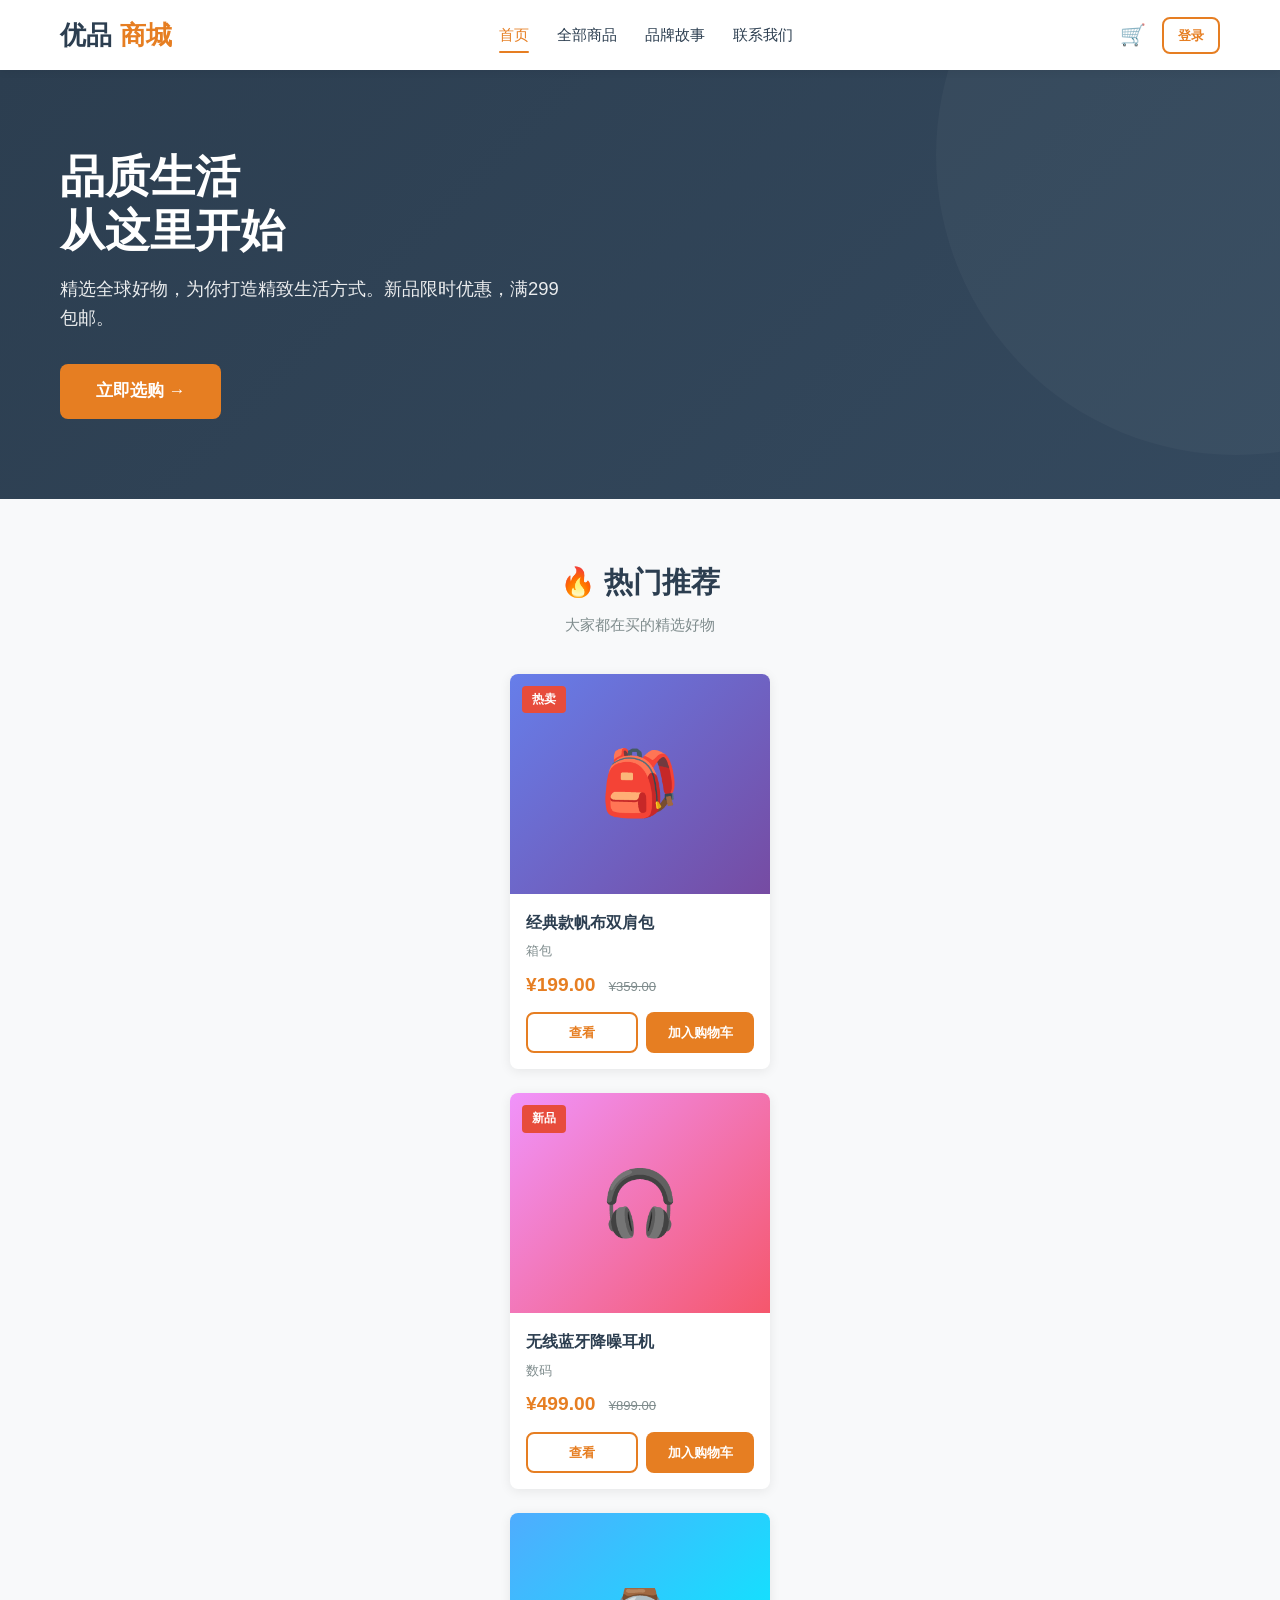
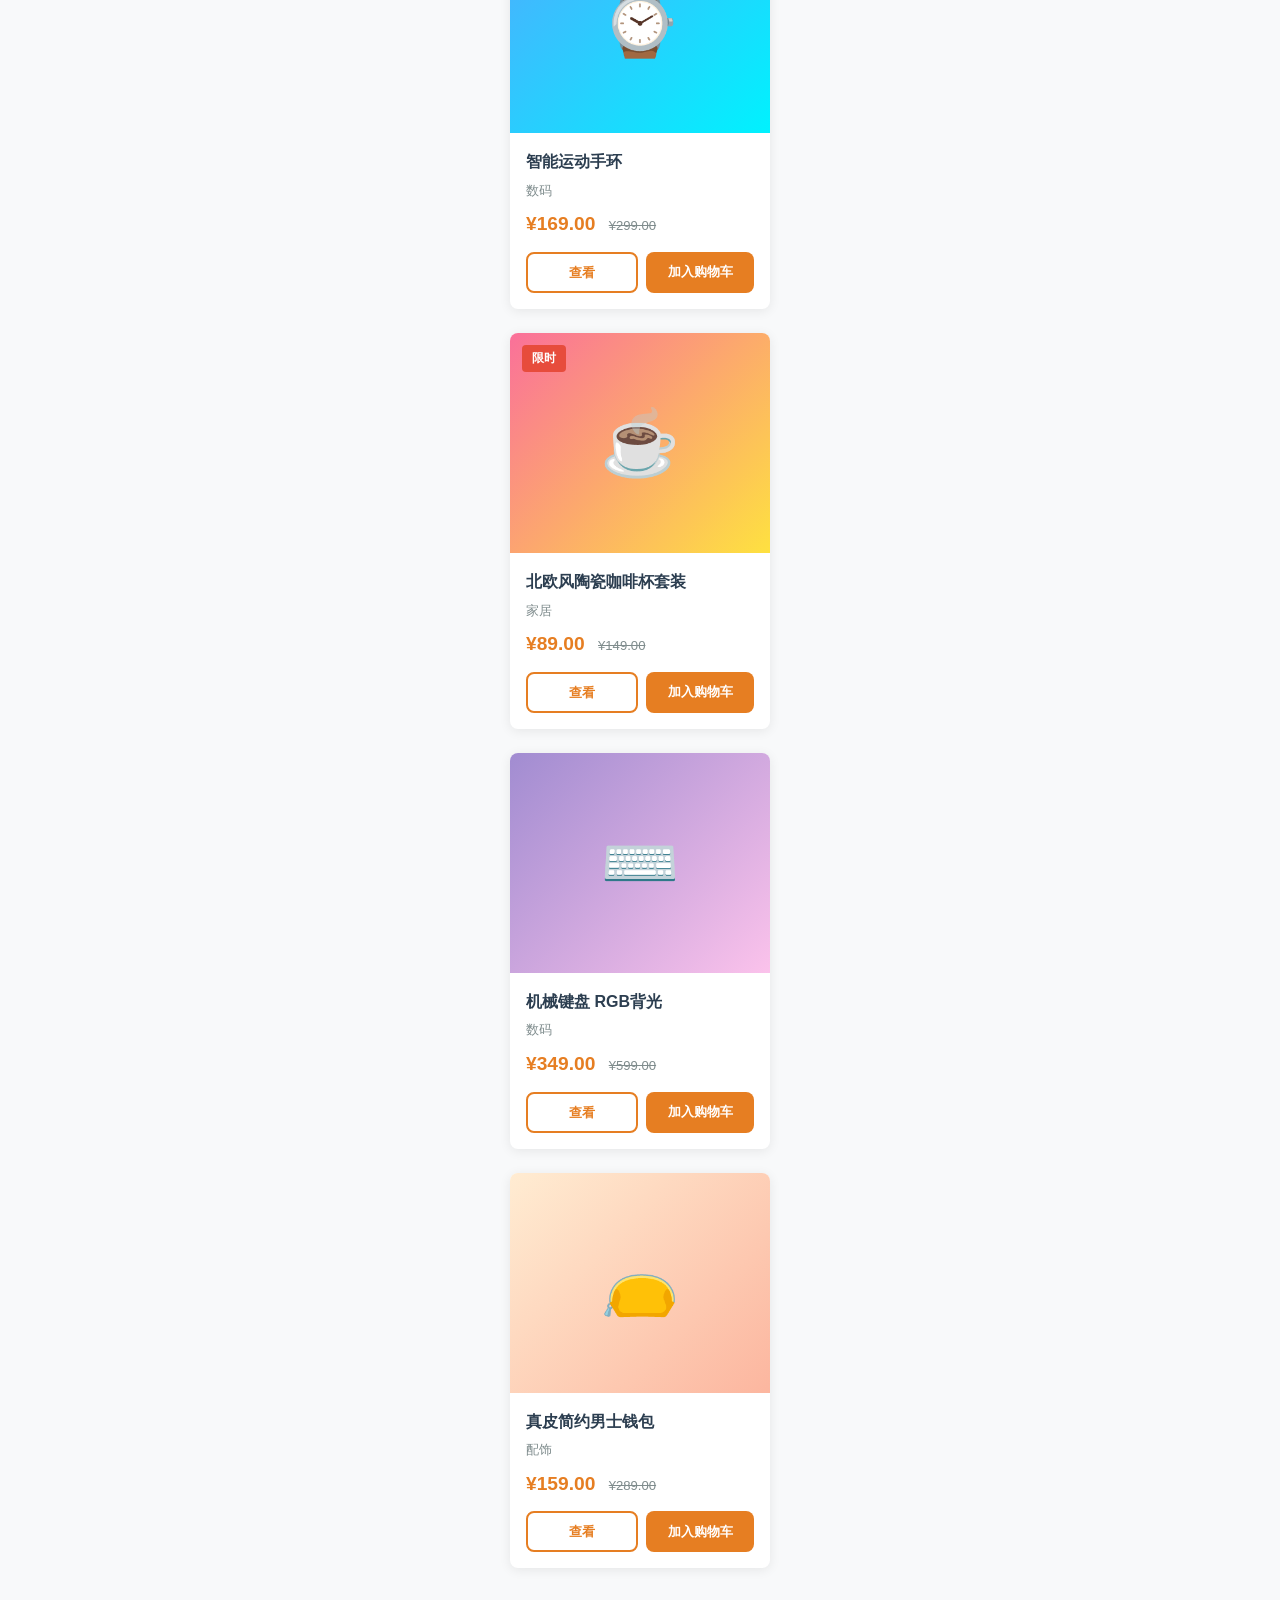
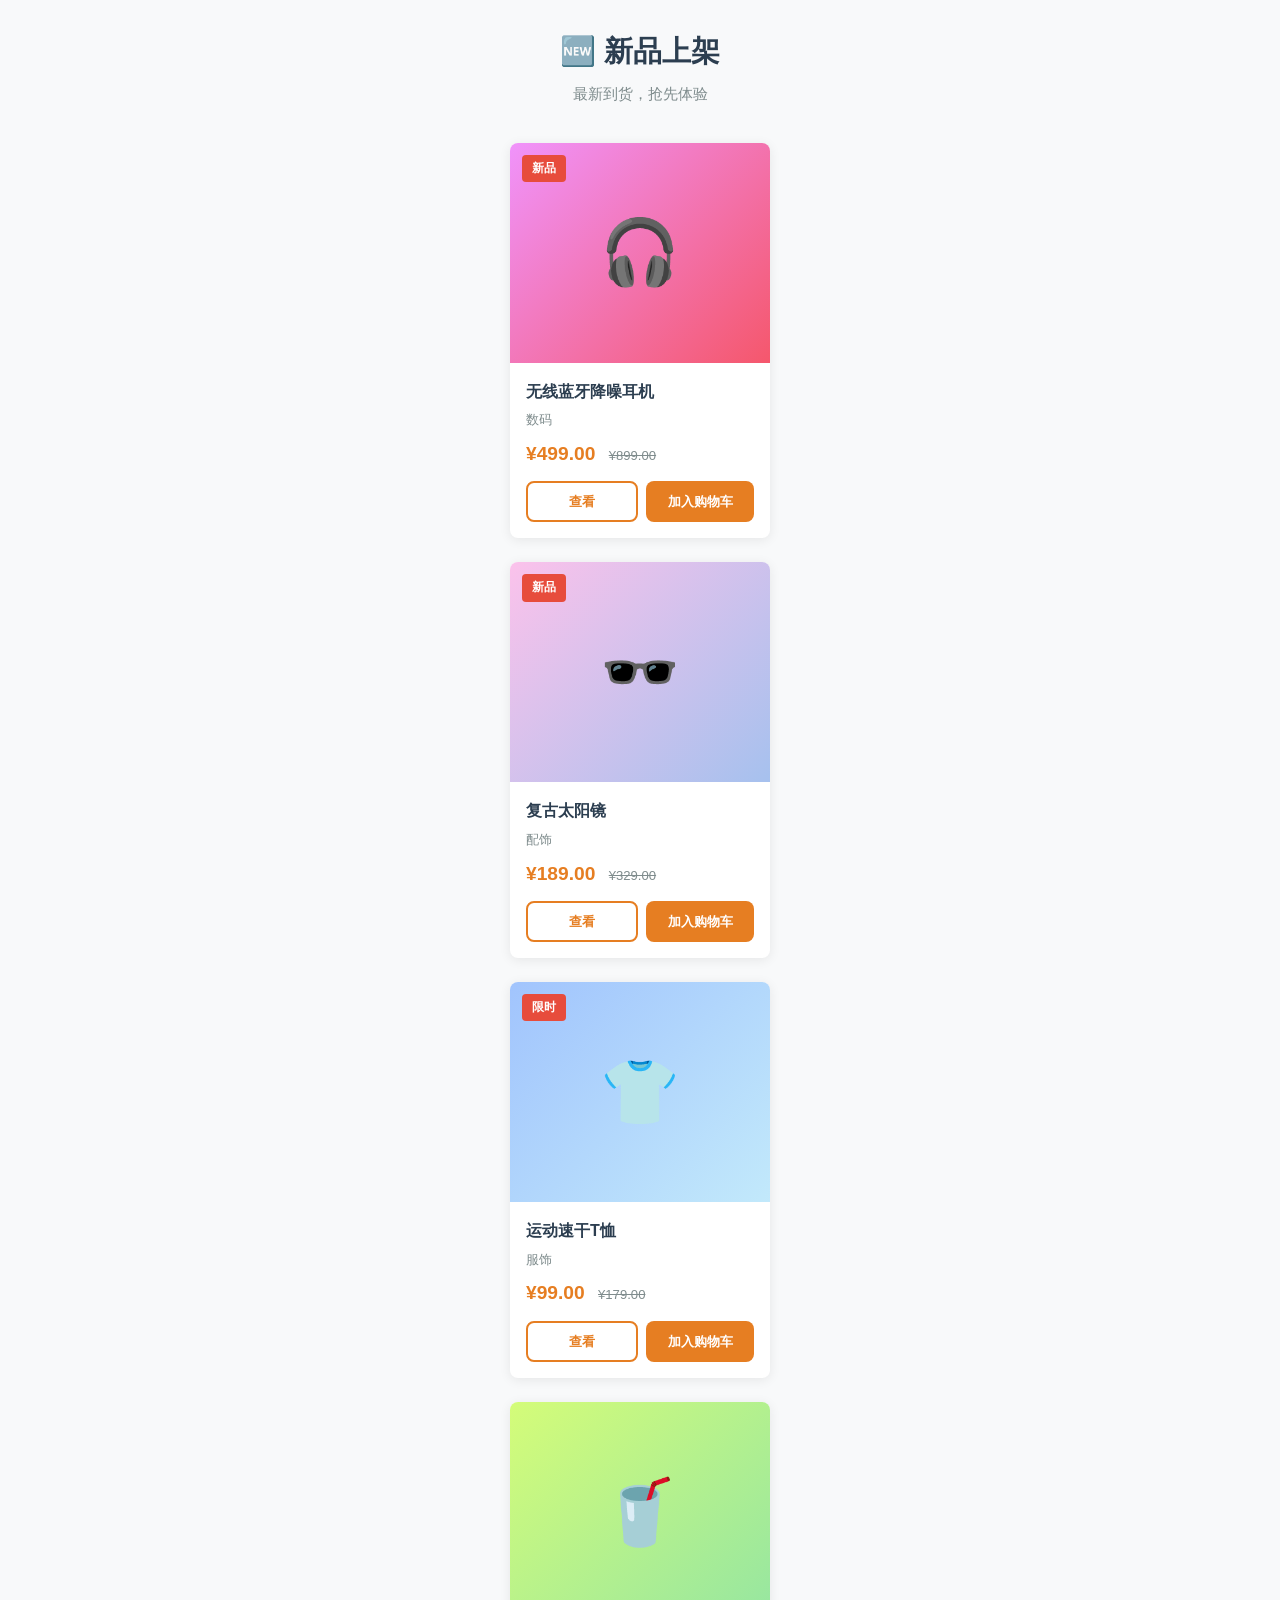
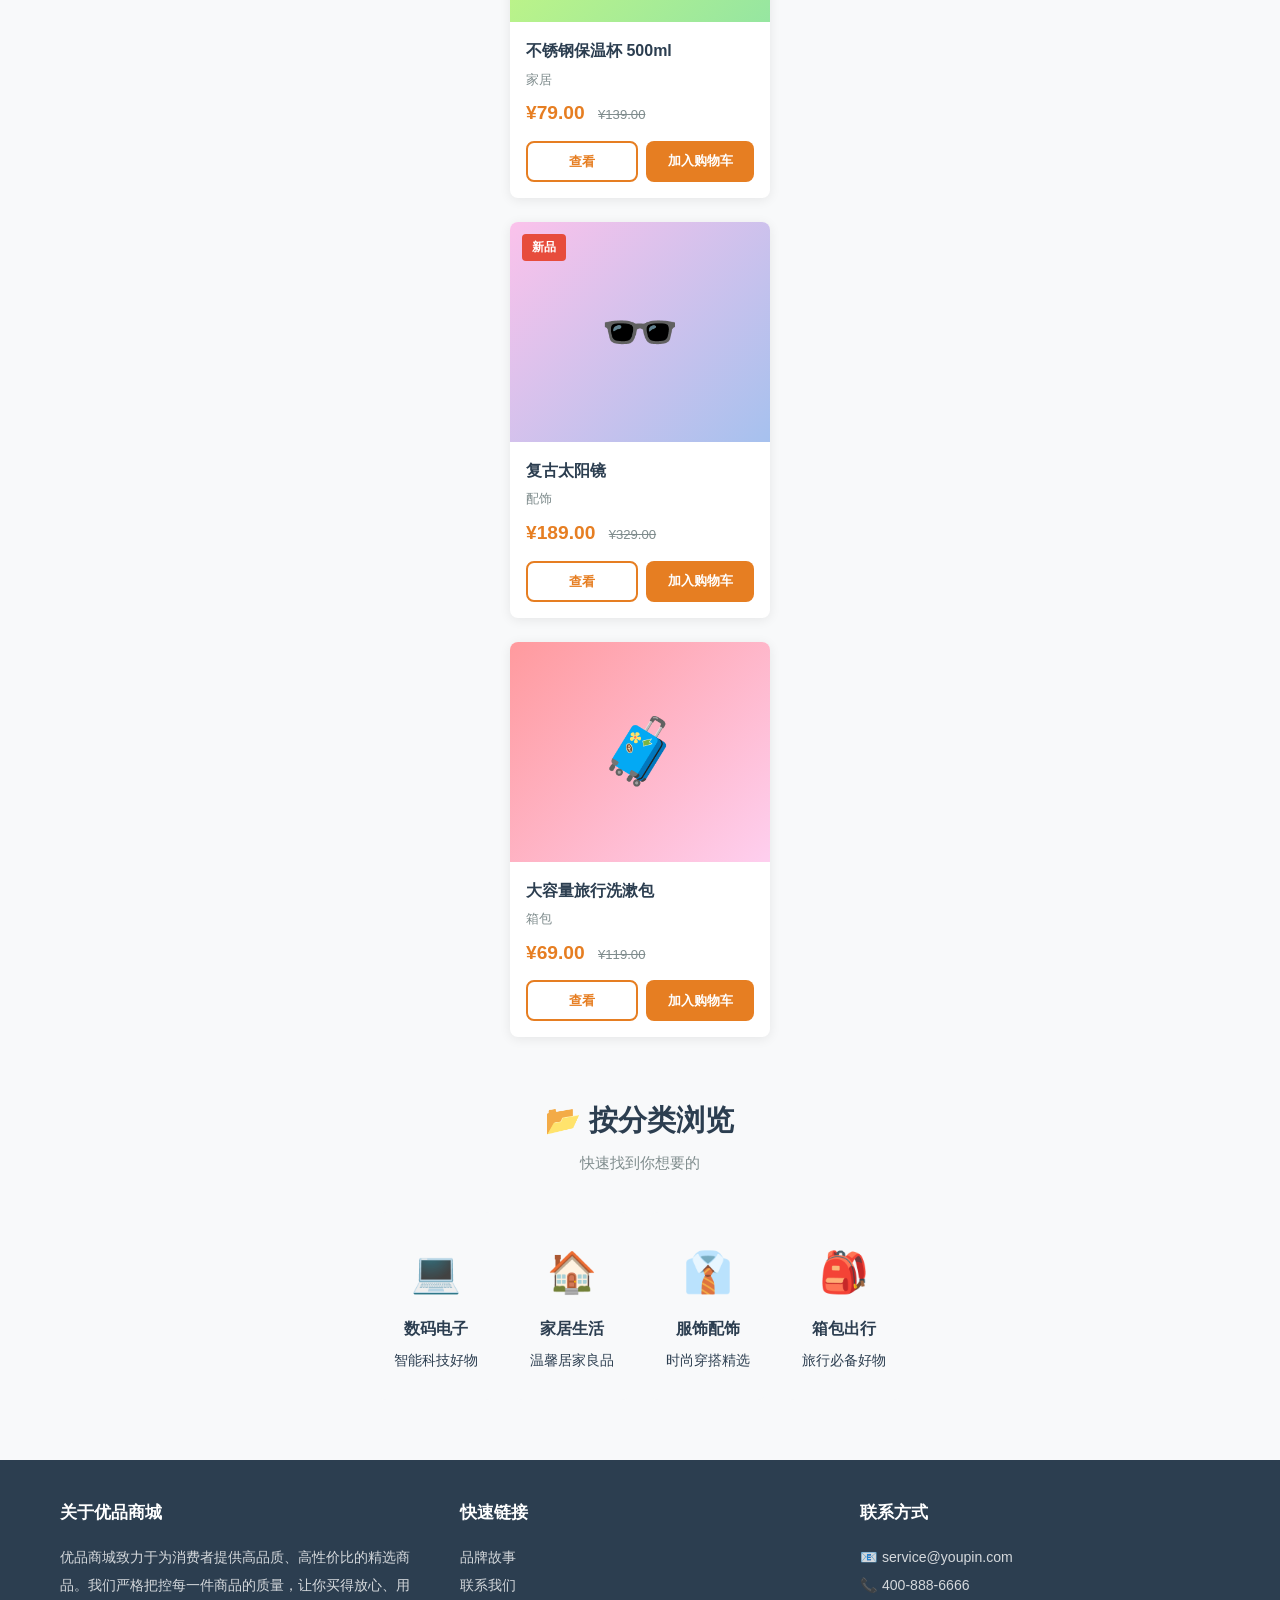
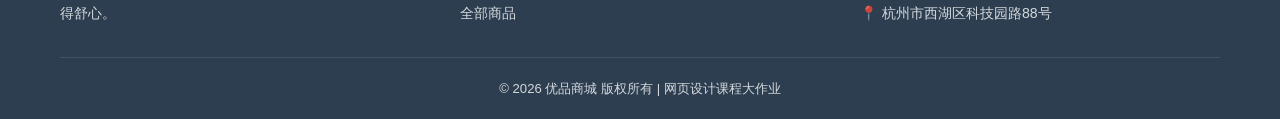
<file: index.html>
<!DOCTYPE html>
<html lang="zh-CN">
<head>
  <meta charset="UTF-8">
  <meta name="viewport" content="width=device-width, initial-scale=1.0">
  <title>优品商城 - 发现好物</title>
  <link rel="stylesheet" href="css/style.css">
</head>
<body>

<!-- Header -->
<header class="header">
  <div class="container">
    <a href="index.html" class="logo">优品<span>商城</span></a>
    <nav class="nav">
      <a href="index.html" class="active">首页</a>
      <a href="products.html">全部商品</a>
      <a href="about.html">品牌故事</a>
      <a href="contact.html">联系我们</a>
    </nav>
    <div class="header-actions">
      <a href="cart.html" class="cart-icon">🛒<span class="cart-badge" id="cartBadge" style="display:none">0</span></a>
      <a href="login.html" class="btn btn-outline btn-sm">登录</a>
    </div>
  </div>
</header>

<!-- Hero -->
<section class="hero">
  <div class="container">
    <h1>品质生活<br>从这里开始</h1>
    <p>精选全球好物，为你打造精致生活方式。新品限时优惠，满299包邮。</p>
    <a href="products.html" class="btn btn-primary">立即选购 →</a>
  </div>
</section>

<!-- 推荐商品 -->
<section class="container">
  <div class="section-title">
    <h2>🔥 热门推荐</h2>
    <p>大家都在买的精选好物</p>
  </div>
  <div class="product-grid" id="featuredProducts"></div>
</section>

<!-- 新品上架 -->
<section class="container">
  <div class="section-title">
    <h2>🆕 新品上架</h2>
    <p>最新到货，抢先体验</p>
  </div>
  <div class="product-grid" id="newProducts"></div>
</section>

<!-- 分类入口 -->
<section class="container">
  <div class="section-title">
    <h2>📂 按分类浏览</h2>
    <p>快速找到你想要的</p>
  </div>
  <div style="display:grid; grid-template-columns:repeat(4,1fr); gap:20px; margin-bottom:60px;" id="categoryNav">
    <a href="products.html?category=数码" class="value-card">
      <div class="icon">💻</div>
      <h4>数码电子</h4>
      <p>智能科技好物</p>
    </a>
    <a href="products.html?category=家居" class="value-card">
      <div class="icon">🏠</div>
      <h4>家居生活</h4>
      <p>温馨居家良品</p>
    </a>
    <a href="products.html?category=服饰" class="value-card">
      <div class="icon">👔</div>
      <h4>服饰配饰</h4>
      <p>时尚穿搭精选</p>
    </a>
    <a href="products.html?category=箱包" class="value-card">
      <div class="icon">🎒</div>
      <h4>箱包出行</h4>
      <p>旅行必备好物</p>
    </a>
  </div>
</section>

<!-- Footer -->
<footer class="footer">
  <div class="container">
    <div class="footer-grid">
      <div class="footer-col">
        <h4>关于优品商城</h4>
        <p>优品商城致力于为消费者提供高品质、高性价比的精选商品。我们严格把控每一件商品的质量，让你买得放心、用得舒心。</p>
      </div>
      <div class="footer-col">
        <h4>快速链接</h4>
        <ul>
          <li><a href="about.html">品牌故事</a></li>
          <li><a href="contact.html">联系我们</a></li>
          <li><a href="products.html">全部商品</a></li>
        </ul>
      </div>
      <div class="footer-col">
        <h4>联系方式</h4>
        <p>📧 service@youpin.com</p>
        <p>📞 400-888-6666</p>
        <p>📍 杭州市西湖区科技园路88号</p>
      </div>
    </div>
    <div class="footer-bottom">
      <p>&copy; 2026 优品商城 版权所有 | 网页设计课程大作业</p>
    </div>
  </div>
</footer>

<script src="js/data.js"></script>
<script src="js/main.js"></script>
<script>
  document.addEventListener('DOMContentLoaded', () => {
    // 热门推荐：前6个商品
    const featured = products.slice(0, 6);
    document.getElementById('featuredProducts').innerHTML = featured.map(createProductCard).join('');

    // 新品上架：badge为"新品"的商品 + 后6个
    const newProducts = [...products.filter(p => p.badge === '新品'), ...products.slice(8, 12)];
    document.getElementById('newProducts').innerHTML = newProducts.slice(0, 6).map(createProductCard).join('');
  });
</script>

</body>
</html>
</file>
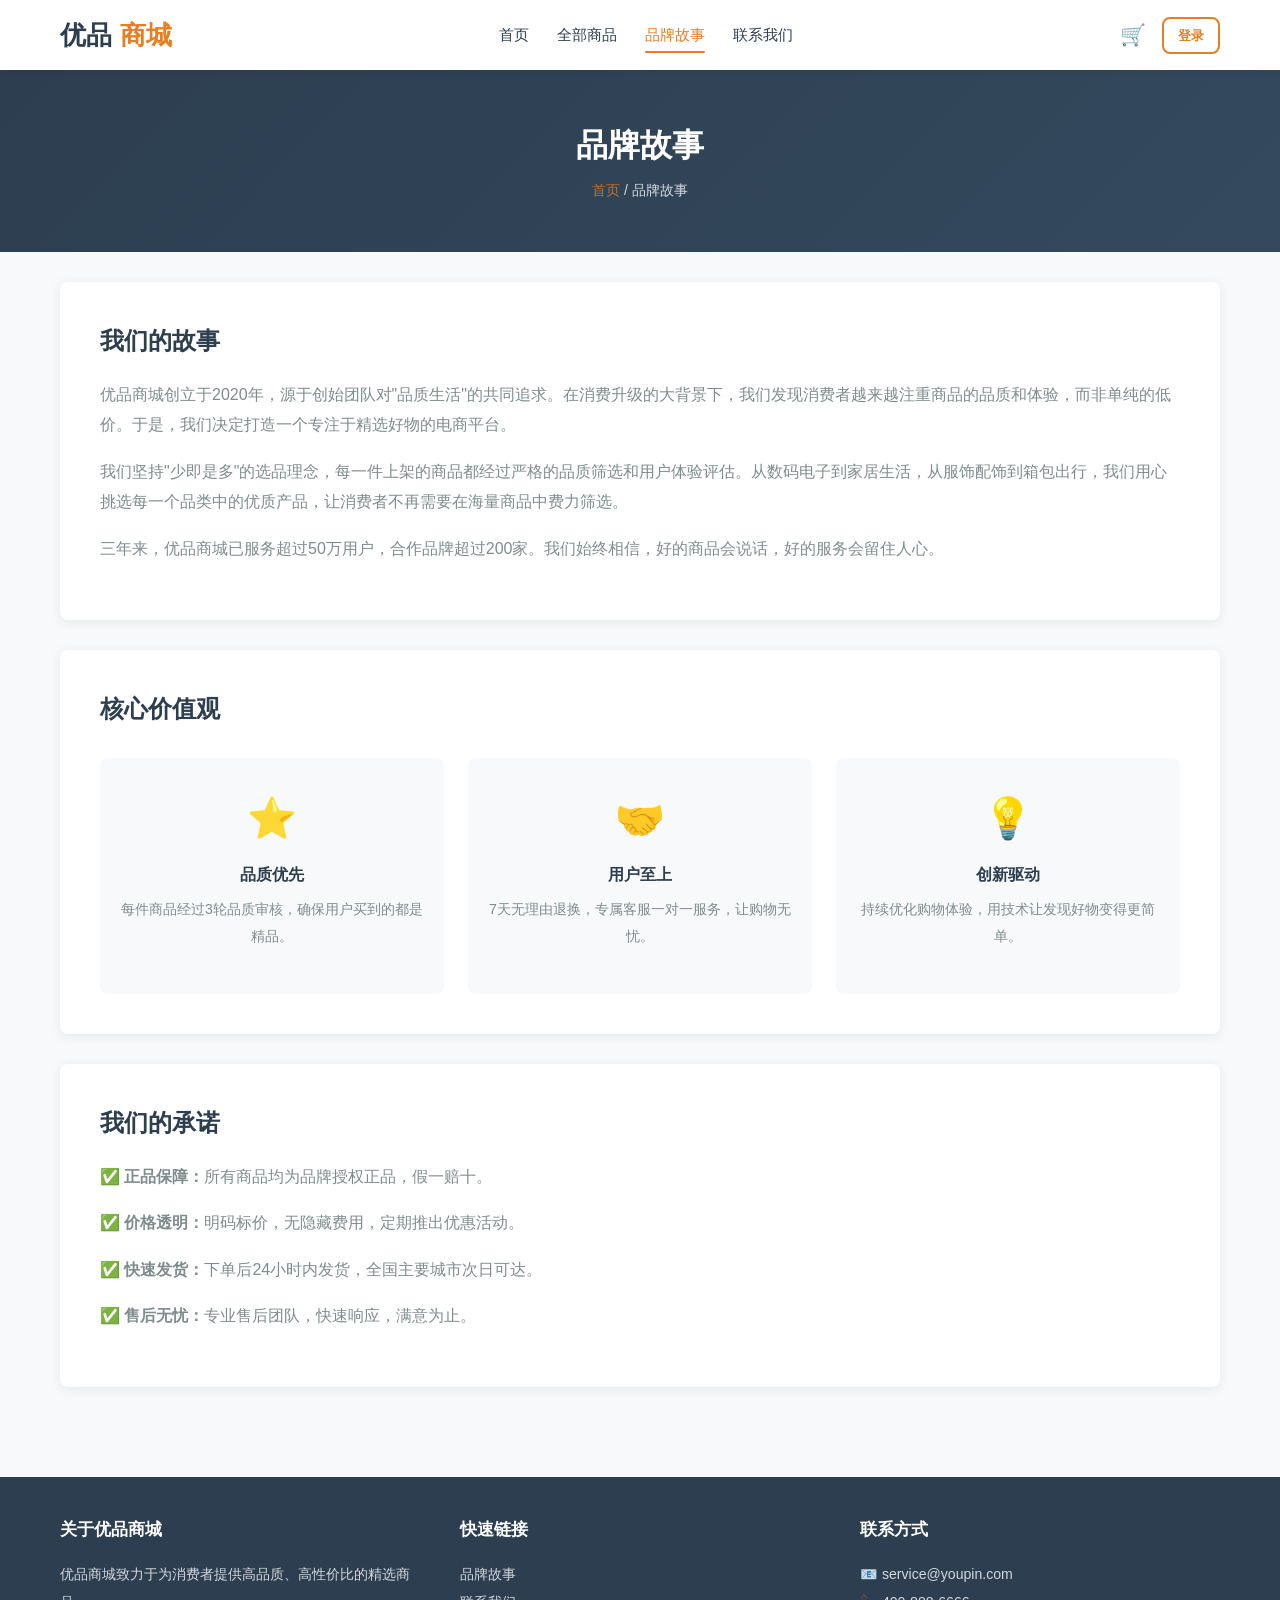
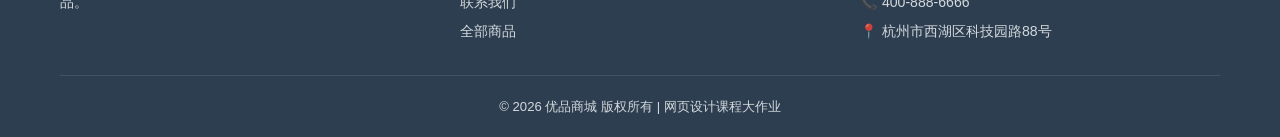
<file: about.html>
<!DOCTYPE html>
<html lang="zh-CN">
<head>
  <meta charset="UTF-8">
  <meta name="viewport" content="width=device-width, initial-scale=1.0">
  <title>品牌故事 - 优品商城</title>
  <link rel="stylesheet" href="css/style.css">
</head>
<body>

<header class="header">
  <div class="container">
    <a href="index.html" class="logo">优品<span>商城</span></a>
    <nav class="nav">
      <a href="index.html">首页</a>
      <a href="products.html">全部商品</a>
      <a href="about.html" class="active">品牌故事</a>
      <a href="contact.html">联系我们</a>
    </nav>
    <div class="header-actions">
      <a href="cart.html" class="cart-icon">🛒<span class="cart-badge" id="cartBadge" style="display:none">0</span></a>
      <a href="login.html" class="btn btn-outline btn-sm">登录</a>
    </div>
  </div>
</header>

<div class="page-header">
  <div class="container">
    <h1>品牌故事</h1>
    <div class="breadcrumb"><a href="index.html">首页</a> / 品牌故事</div>
  </div>
</div>

<div class="container" style="margin-bottom:60px;">
  <div class="about-section">
    <h2>我们的故事</h2>
    <p>优品商城创立于2020年，源于创始团队对"品质生活"的共同追求。在消费升级的大背景下，我们发现消费者越来越注重商品的品质和体验，而非单纯的低价。于是，我们决定打造一个专注于精选好物的电商平台。</p>
    <p>我们坚持"少即是多"的选品理念，每一件上架的商品都经过严格的品质筛选和用户体验评估。从数码电子到家居生活，从服饰配饰到箱包出行，我们用心挑选每一个品类中的优质产品，让消费者不再需要在海量商品中费力筛选。</p>
    <p>三年来，优品商城已服务超过50万用户，合作品牌超过200家。我们始终相信，好的商品会说话，好的服务会留住人心。</p>
  </div>

  <div class="about-section">
    <h2>核心价值观</h2>
    <div class="about-values">
      <div class="value-card">
        <div class="icon">⭐</div>
        <h4>品质优先</h4>
        <p>每件商品经过3轮品质审核，确保用户买到的都是精品。</p>
      </div>
      <div class="value-card">
        <div class="icon">🤝</div>
        <h4>用户至上</h4>
        <p>7天无理由退换，专属客服一对一服务，让购物无忧。</p>
      </div>
      <div class="value-card">
        <div class="icon">💡</div>
        <h4>创新驱动</h4>
        <p>持续优化购物体验，用技术让发现好物变得更简单。</p>
      </div>
    </div>
  </div>

  <div class="about-section">
    <h2>我们的承诺</h2>
    <p>✅ <strong>正品保障：</strong>所有商品均为品牌授权正品，假一赔十。</p>
    <p>✅ <strong>价格透明：</strong>明码标价，无隐藏费用，定期推出优惠活动。</p>
    <p>✅ <strong>快速发货：</strong>下单后24小时内发货，全国主要城市次日可达。</p>
    <p>✅ <strong>售后无忧：</strong>专业售后团队，快速响应，满意为止。</p>
  </div>
</div>

<footer class="footer">
  <div class="container">
    <div class="footer-grid">
      <div class="footer-col">
        <h4>关于优品商城</h4>
        <p>优品商城致力于为消费者提供高品质、高性价比的精选商品。</p>
      </div>
      <div class="footer-col">
        <h4>快速链接</h4>
        <ul>
          <li><a href="about.html">品牌故事</a></li>
          <li><a href="contact.html">联系我们</a></li>
          <li><a href="products.html">全部商品</a></li>
        </ul>
      </div>
      <div class="footer-col">
        <h4>联系方式</h4>
        <p>📧 service@youpin.com</p>
        <p>📞 400-888-6666</p>
        <p>📍 杭州市西湖区科技园路88号</p>
      </div>
    </div>
    <div class="footer-bottom">
      <p>&copy; 2026 优品商城 版权所有 | 网页设计课程大作业</p>
    </div>
  </div>
</footer>

<script src="js/data.js"></script>
<script src="js/main.js"></script>

</body>
</html>
</file>
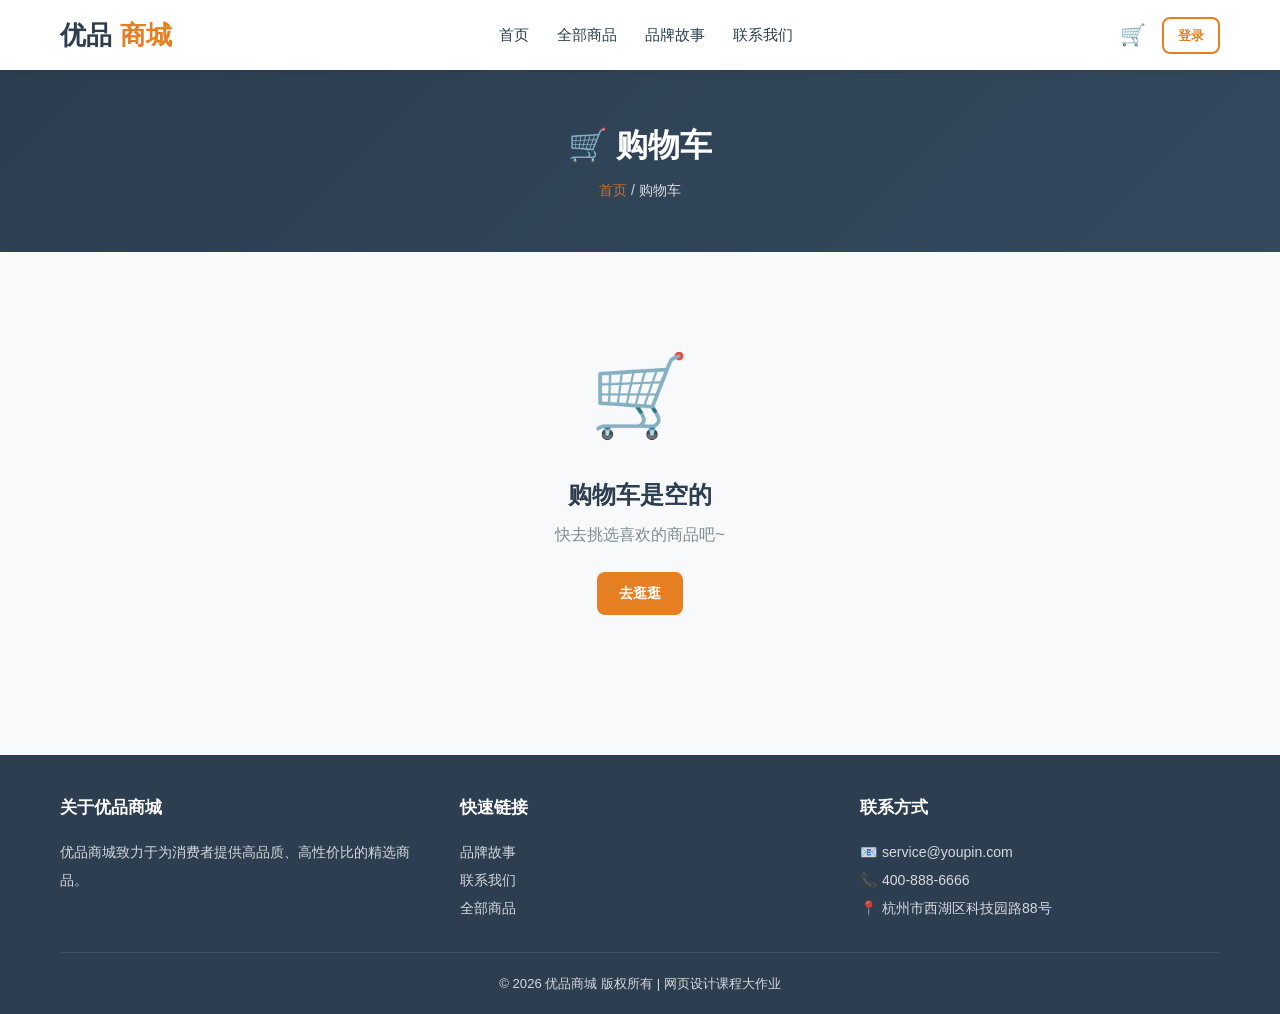
<file: cart.html>
<!DOCTYPE html>
<html lang="zh-CN">
<head>
  <meta charset="UTF-8">
  <meta name="viewport" content="width=device-width, initial-scale=1.0">
  <title>购物车 - 优品商城</title>
  <link rel="stylesheet" href="css/style.css">
</head>
<body>

<header class="header">
  <div class="container">
    <a href="index.html" class="logo">优品<span>商城</span></a>
    <nav class="nav">
      <a href="index.html">首页</a>
      <a href="products.html">全部商品</a>
      <a href="about.html">品牌故事</a>
      <a href="contact.html">联系我们</a>
    </nav>
    <div class="header-actions">
      <a href="cart.html" class="cart-icon">🛒<span class="cart-badge" id="cartBadge" style="display:none">0</span></a>
      <a href="login.html" class="btn btn-outline btn-sm">登录</a>
    </div>
  </div>
</header>

<div class="page-header">
  <div class="container">
    <h1>🛒 购物车</h1>
    <div class="breadcrumb"><a href="index.html">首页</a> / 购物车</div>
  </div>
</div>

<div class="container" style="margin-bottom:60px;">
  <div id="cartContent"></div>
</div>

<footer class="footer">
  <div class="container">
    <div class="footer-grid">
      <div class="footer-col">
        <h4>关于优品商城</h4>
        <p>优品商城致力于为消费者提供高品质、高性价比的精选商品。</p>
      </div>
      <div class="footer-col">
        <h4>快速链接</h4>
        <ul>
          <li><a href="about.html">品牌故事</a></li>
          <li><a href="contact.html">联系我们</a></li>
          <li><a href="products.html">全部商品</a></li>
        </ul>
      </div>
      <div class="footer-col">
        <h4>联系方式</h4>
        <p>📧 service@youpin.com</p>
        <p>📞 400-888-6666</p>
        <p>📍 杭州市西湖区科技园路88号</p>
      </div>
    </div>
    <div class="footer-bottom">
      <p>&copy; 2026 优品商城 版权所有 | 网页设计课程大作业</p>
    </div>
  </div>
</footer>

<script src="js/data.js"></script>
<script src="js/main.js"></script>
<script>
  function renderCart() {
    const cart = getCart();
    const container = document.getElementById('cartContent');

    if (cart.length === 0) {
      container.innerHTML = `
        <div class="cart-empty">
          <div class="icon">🛒</div>
          <h2>购物车是空的</h2>
          <p>快去挑选喜欢的商品吧~</p>
          <a href="products.html" class="btn btn-primary">去逛逛</a>
        </div>`;
      return;
    }

    let rows = '';
    cart.forEach(item => {
      const product = products.find(p => p.id === item.id);
      if (!product) return;
      const subtotal = product.price * item.quantity;
      rows += `
        <tr>
          <td>
            <a href="product.html?id=${product.id}" style="display:flex;align-items:center;gap:12px;">
              <span style="font-size:2rem;background:${product.bg};border-radius:8px;padding:8px;">${product.emoji}</span>
              <span style="text-align:left;">${product.name}</span>
            </a>
          </td>
          <td>${formatPrice(product.price)}</td>
          <td>
            <div class="quantity-selector" style="justify-content:center;margin-bottom:0;">
              <button onclick="changeCartQty(${product.id}, ${item.quantity - 1})">−</button>
              <input type="number" value="${item.quantity}" min="1" max="99"
                onchange="changeCartQty(${product.id}, parseInt(this.value))"
                style="width:50px;">
              <button onclick="changeCartQty(${product.id}, ${item.quantity + 1})">+</button>
            </div>
          </td>
          <td style="font-weight:600;">${formatPrice(subtotal)}</td>
          <td>
            <button class="btn btn-danger btn-sm" onclick="removeItem(${product.id})">删除</button>
          </td>
        </tr>`;
    });

    const total = getCartTotal();

    container.innerHTML = `
      <table class="cart-table">
        <thead>
          <tr><th style="text-align:left;padding-left:24px;">商品</th><th>单价</th><th>数量</th><th>小计</th><th>操作</th></tr>
        </thead>
        <tbody>${rows}</tbody>
      </table>
      <div class="cart-summary">
        <div>
          <button class="btn btn-danger btn-sm" onclick="clearCart()">清空购物车</button>
        </div>
        <div class="total">合计：<span>${formatPrice(total)}</span></div>
        <button class="btn btn-primary" onclick="checkout()">去结算</button>
      </div>`;
  }

  window.changeCartQty = function(productId, quantity) {
    if (isNaN(quantity) || quantity < 1) quantity = 1;
    if (quantity > 99) quantity = 99;
    updateCartQuantity(productId, quantity);
    renderCart();
  };

  window.removeItem = function(productId) {
    removeFromCart(productId);
    renderCart();
    showToast('已从购物车移除');
  };

  window.clearCart = function() {
    if (confirm('确定要清空购物车吗？')) {
      saveCart([]);
      renderCart();
      showToast('购物车已清空');
    }
  };

  window.checkout = function() {
    const orderId = 'ORD' + Date.now().toString(36).toUpperCase();
    const order = {
      id: orderId,
      items: getCart(),
      total: getCartTotal(),
      date: new Date().toISOString(),
      status: 'pending'
    };
    const orders = JSON.parse(localStorage.getItem('ecommerce_orders') || '[]');
    orders.unshift(order);
    localStorage.setItem('ecommerce_orders', JSON.stringify(orders));
    saveCart([]);
    renderCart();
    showToast('下单成功！订单号：' + orderId);
    setTimeout(() => { window.location.href = 'orders.html'; }, 2000);
  };

  document.addEventListener('DOMContentLoaded', renderCart);
</script>

</body>
</html>
</file>
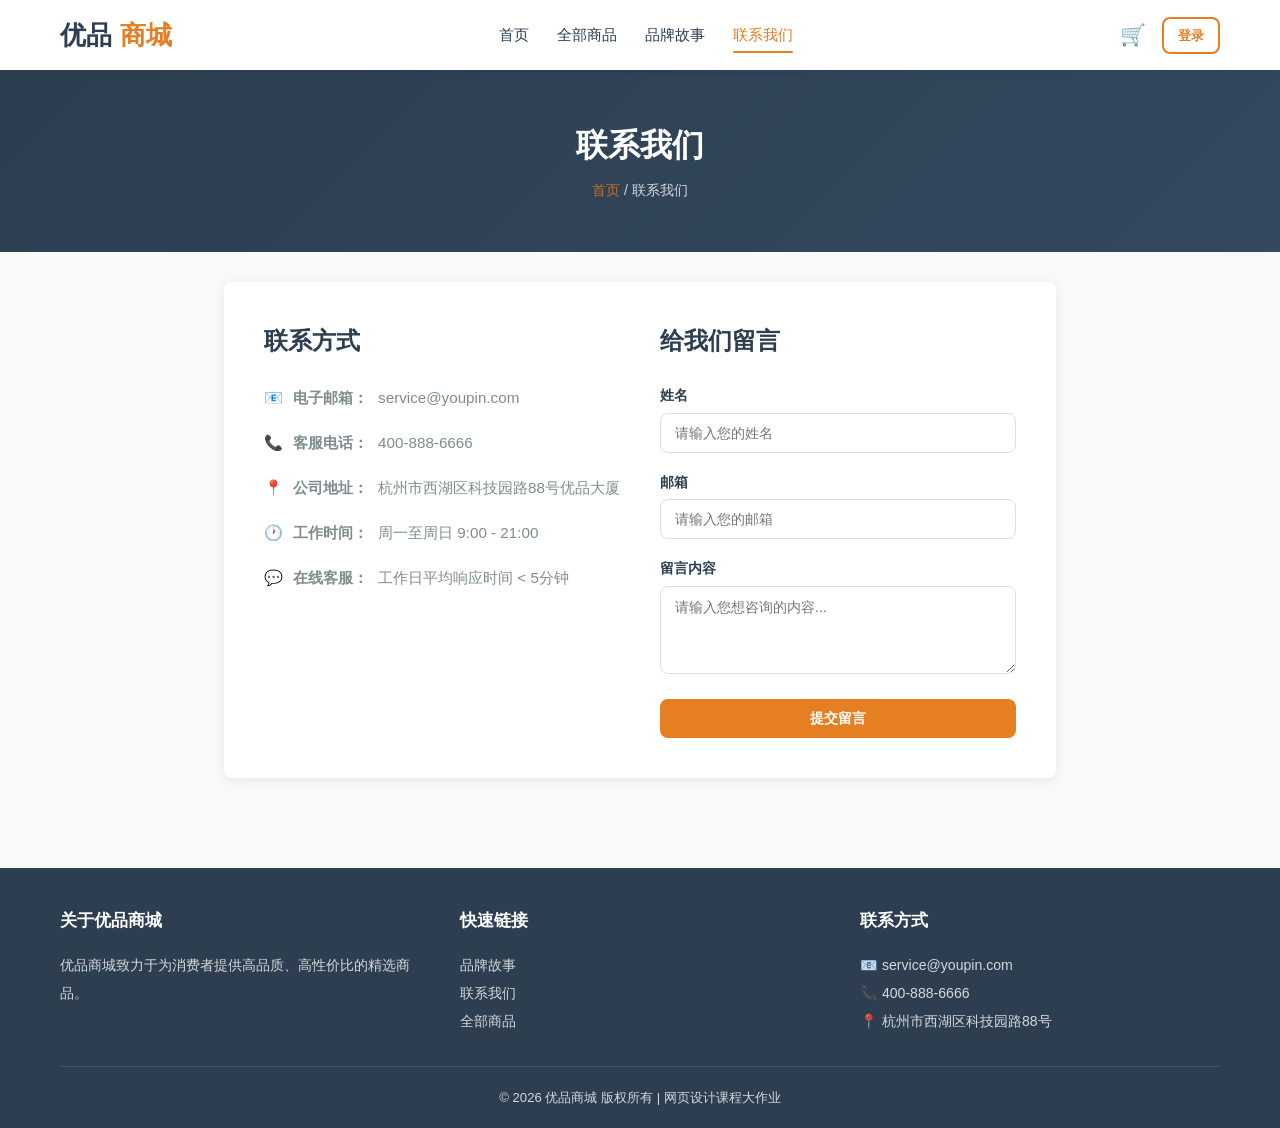
<file: contact.html>
<!DOCTYPE html>
<html lang="zh-CN">
<head>
  <meta charset="UTF-8">
  <meta name="viewport" content="width=device-width, initial-scale=1.0">
  <title>联系我们 - 优品商城</title>
  <link rel="stylesheet" href="css/style.css">
</head>
<body>

<header class="header">
  <div class="container">
    <a href="index.html" class="logo">优品<span>商城</span></a>
    <nav class="nav">
      <a href="index.html">首页</a>
      <a href="products.html">全部商品</a>
      <a href="about.html">品牌故事</a>
      <a href="contact.html" class="active">联系我们</a>
    </nav>
    <div class="header-actions">
      <a href="cart.html" class="cart-icon">🛒<span class="cart-badge" id="cartBadge" style="display:none">0</span></a>
      <a href="login.html" class="btn btn-outline btn-sm">登录</a>
    </div>
  </div>
</header>

<div class="page-header">
  <div class="container">
    <h1>联系我们</h1>
    <div class="breadcrumb"><a href="index.html">首页</a> / 联系我们</div>
  </div>
</div>

<div class="container" style="margin-bottom:60px;">
  <div class="about-section">
    <div class="contact-grid">
      <div>
        <h2>联系方式</h2>
        <div class="contact-info" style="margin-top:24px;">
          <p>📧 <strong>电子邮箱：</strong>service@youpin.com</p>
          <p>📞 <strong>客服电话：</strong>400-888-6666</p>
          <p>📍 <strong>公司地址：</strong>杭州市西湖区科技园路88号优品大厦</p>
          <p>🕐 <strong>工作时间：</strong>周一至周日 9:00 - 21:00</p>
          <p>💬 <strong>在线客服：</strong>工作日平均响应时间 &lt; 5分钟</p>
        </div>
      </div>
      <div>
        <h2>给我们留言</h2>
        <form id="contactForm" style="margin-top:24px;" novalidate>
          <div class="form-group" id="contactNameGroup">
            <label for="contactName">姓名</label>
            <input type="text" id="contactName" placeholder="请输入您的姓名">
            <span class="error-msg" id="contactNameError"></span>
          </div>
          <div class="form-group" id="contactEmailGroup">
            <label for="contactEmail">邮箱</label>
            <input type="email" id="contactEmail" placeholder="请输入您的邮箱">
            <span class="error-msg" id="contactEmailError"></span>
          </div>
          <div class="form-group" id="contactMsgGroup">
            <label for="contactMsg">留言内容</label>
            <textarea id="contactMsg" rows="4" placeholder="请输入您想咨询的内容..."></textarea>
            <span class="error-msg" id="contactMsgError"></span>
          </div>
          <button type="submit" class="btn btn-primary" style="width:100%;">提交留言</button>
        </form>
      </div>
    </div>
  </div>
</div>

<footer class="footer">
  <div class="container">
    <div class="footer-grid">
      <div class="footer-col">
        <h4>关于优品商城</h4>
        <p>优品商城致力于为消费者提供高品质、高性价比的精选商品。</p>
      </div>
      <div class="footer-col">
        <h4>快速链接</h4>
        <ul>
          <li><a href="about.html">品牌故事</a></li>
          <li><a href="contact.html">联系我们</a></li>
          <li><a href="products.html">全部商品</a></li>
        </ul>
      </div>
      <div class="footer-col">
        <h4>联系方式</h4>
        <p>📧 service@youpin.com</p>
        <p>📞 400-888-6666</p>
        <p>📍 杭州市西湖区科技园路88号</p>
      </div>
    </div>
    <div class="footer-bottom">
      <p>&copy; 2026 优品商城 版权所有 | 网页设计课程大作业</p>
    </div>
  </div>
</footer>

<script src="js/data.js"></script>
<script src="js/main.js"></script>
<script>
  document.getElementById('contactForm').addEventListener('submit', function(e) {
    e.preventDefault();
    let valid = true;
    const name = document.getElementById('contactName').value.trim();
    const email = document.getElementById('contactEmail').value.trim();
    const msg = document.getElementById('contactMsg').value.trim();

    if (!name) {
      document.getElementById('contactNameGroup').classList.add('error');
      document.getElementById('contactNameError').textContent = '请输入姓名';
      valid = false;
    } else {
      document.getElementById('contactNameGroup').classList.remove('error');
    }

    if (!email) {
      document.getElementById('contactEmailGroup').classList.add('error');
      document.getElementById('contactEmailError').textContent = '请输入邮箱';
      valid = false;
    } else if (!/^[^\s@]+@[^\s@]+\.[^\s@]+$/.test(email)) {
      document.getElementById('contactEmailGroup').classList.add('error');
      document.getElementById('contactEmailError').textContent = '请输入有效的邮箱地址';
      valid = false;
    } else {
      document.getElementById('contactEmailGroup').classList.remove('error');
    }

    if (!msg) {
      document.getElementById('contactMsgGroup').classList.add('error');
      document.getElementById('contactMsgError').textContent = '请输入留言内容';
      valid = false;
    } else if (msg.length < 5) {
      document.getElementById('contactMsgGroup').classList.add('error');
      document.getElementById('contactMsgError').textContent = '留言内容至少5个字符';
      valid = false;
    } else {
      document.getElementById('contactMsgGroup').classList.remove('error');
    }

    if (valid) {
      showToast('留言提交成功！我们会尽快回复您');
      document.getElementById('contactForm').reset();
    }
  });

  document.querySelectorAll('#contactForm input, #contactForm textarea').forEach(el => {
    el.addEventListener('input', function() {
      this.closest('.form-group').classList.remove('error');
    });
  });
</script>

</body>
</html>
</file>
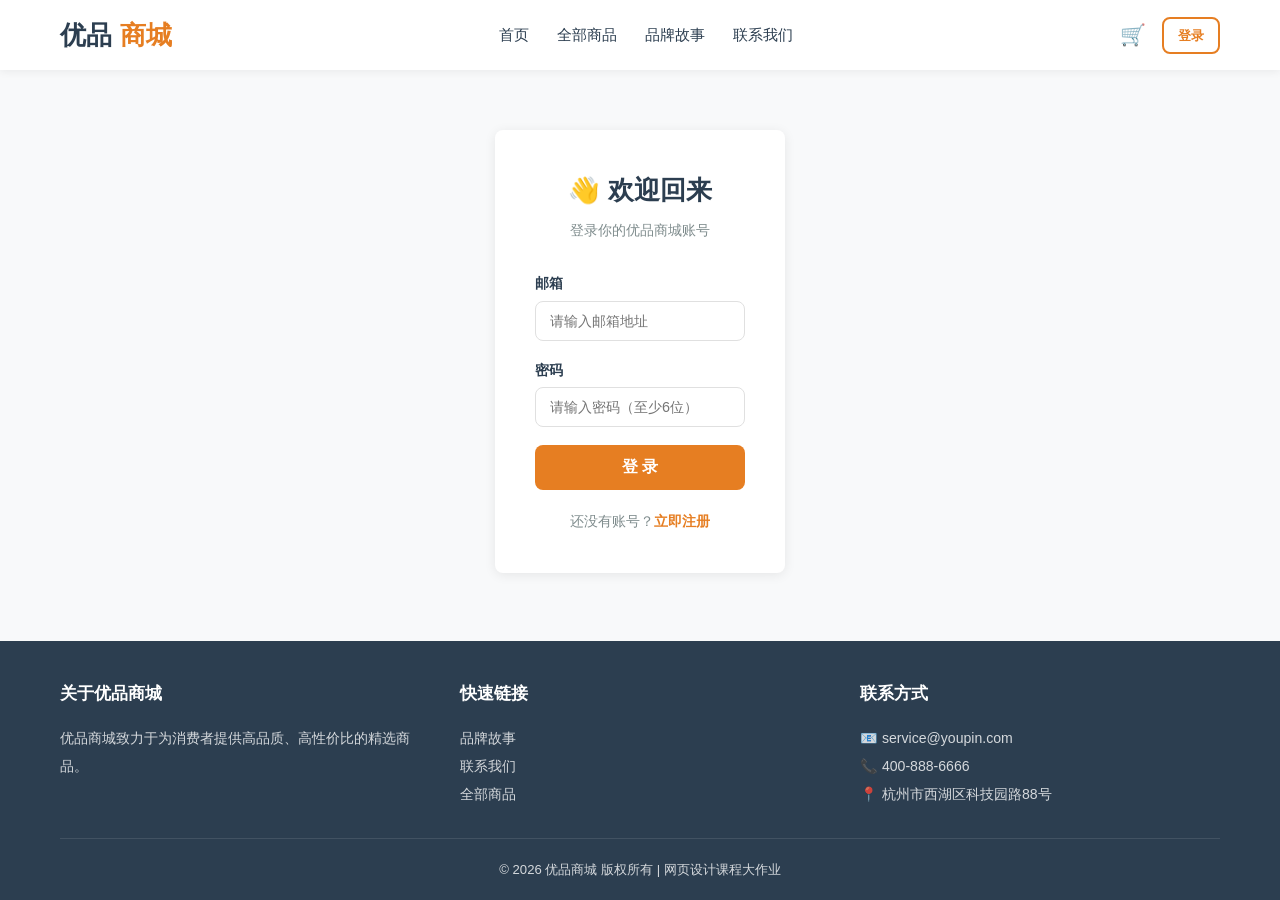
<file: login.html>
<!DOCTYPE html>
<html lang="zh-CN">
<head>
  <meta charset="UTF-8">
  <meta name="viewport" content="width=device-width, initial-scale=1.0">
  <title>登录 - 优品商城</title>
  <link rel="stylesheet" href="css/style.css">
</head>
<body>

<header class="header">
  <div class="container">
    <a href="index.html" class="logo">优品<span>商城</span></a>
    <nav class="nav">
      <a href="index.html">首页</a>
      <a href="products.html">全部商品</a>
      <a href="about.html">品牌故事</a>
      <a href="contact.html">联系我们</a>
    </nav>
    <div class="header-actions">
      <a href="cart.html" class="cart-icon">🛒<span class="cart-badge" id="cartBadge" style="display:none">0</span></a>
      <a href="login.html" class="btn btn-outline btn-sm">登录</a>
    </div>
  </div>
</header>

<div class="auth-container" id="loginForm">
  <h2>👋 欢迎回来</h2>
  <p class="subtitle">登录你的优品商城账号</p>
  <form id="loginFormEl" novalidate>
    <div class="form-group" id="emailGroup">
      <label for="loginEmail">邮箱</label>
      <input type="email" id="loginEmail" placeholder="请输入邮箱地址">
      <span class="error-msg" id="emailError"></span>
    </div>
    <div class="form-group" id="passwordGroup">
      <label for="loginPassword">密码</label>
      <input type="password" id="loginPassword" placeholder="请输入密码（至少6位）">
      <span class="error-msg" id="passwordError"></span>
    </div>
    <button type="submit" class="btn btn-primary">登 录</button>
  </form>
  <div class="switch">
    还没有账号？<a href="#" onclick="toggleAuth()">立即注册</a>
  </div>
</div>

<div class="auth-container" id="registerForm" style="display:none;">
  <h2>📝 创建账号</h2>
  <p class="subtitle">注册优品商城，开启品质生活</p>
  <form id="registerFormEl" novalidate>
    <div class="form-group" id="regNameGroup">
      <label for="regName">用户名</label>
      <input type="text" id="regName" placeholder="请输入用户名（2-20位）">
      <span class="error-msg" id="regNameError"></span>
    </div>
    <div class="form-group" id="regEmailGroup">
      <label for="regEmail">邮箱</label>
      <input type="email" id="regEmail" placeholder="请输入邮箱地址">
      <span class="error-msg" id="regEmailError"></span>
    </div>
    <div class="form-group" id="regPasswordGroup">
      <label for="regPassword">密码</label>
      <input type="password" id="regPassword" placeholder="请设置密码（至少6位）">
      <span class="error-msg" id="regPasswordError"></span>
    </div>
    <div class="form-group" id="regConfirmGroup">
      <label for="regConfirm">确认密码</label>
      <input type="password" id="regConfirm" placeholder="请再次输入密码">
      <span class="error-msg" id="regConfirmError"></span>
    </div>
    <button type="submit" class="btn btn-primary">注 册</button>
  </form>
  <div class="switch">
    已有账号？<a href="#" onclick="toggleAuth()">立即登录</a>
  </div>
</div>

<footer class="footer">
  <div class="container">
    <div class="footer-grid">
      <div class="footer-col">
        <h4>关于优品商城</h4>
        <p>优品商城致力于为消费者提供高品质、高性价比的精选商品。</p>
      </div>
      <div class="footer-col">
        <h4>快速链接</h4>
        <ul>
          <li><a href="about.html">品牌故事</a></li>
          <li><a href="contact.html">联系我们</a></li>
          <li><a href="products.html">全部商品</a></li>
        </ul>
      </div>
      <div class="footer-col">
        <h4>联系方式</h4>
        <p>📧 service@youpin.com</p>
        <p>📞 400-888-6666</p>
        <p>📍 杭州市西湖区科技园路88号</p>
      </div>
    </div>
    <div class="footer-bottom">
      <p>&copy; 2026 优品商城 版权所有 | 网页设计课程大作业</p>
    </div>
  </div>
</footer>

<script src="js/data.js"></script>
<script src="js/main.js"></script>
<script>
  window.toggleAuth = function() {
    const loginForm = document.getElementById('loginForm');
    const registerForm = document.getElementById('registerForm');
    if (loginForm.style.display === 'none') {
      loginForm.style.display = 'block';
      registerForm.style.display = 'none';
    } else {
      loginForm.style.display = 'none';
      registerForm.style.display = 'block';
    }
  };

  function showError(groupId, errorId, msg) {
    document.getElementById(groupId).classList.add('error');
    document.getElementById(errorId).textContent = msg;
  }

  function clearError(groupId, errorId) {
    document.getElementById(groupId).classList.remove('error');
    document.getElementById(errorId).textContent = '';
  }

  // 登录验证
  document.getElementById('loginFormEl').addEventListener('submit', function(e) {
    e.preventDefault();
    let valid = true;
    const email = document.getElementById('loginEmail').value.trim();

    if (!email) {
      showError('emailGroup', 'emailError', '请输入邮箱地址');
      valid = false;
    } else if (!/^[^\s@]+@[^\s@]+\.[^\s@]+$/.test(email)) {
      showError('emailGroup', 'emailError', '请输入有效的邮箱地址');
      valid = false;
    } else {
      clearError('emailGroup', 'emailError');
    }

    const password = document.getElementById('loginPassword').value;
    if (!password) {
      showError('passwordGroup', 'passwordError', '请输入密码');
      valid = false;
    } else if (password.length < 6) {
      showError('passwordGroup', 'passwordError', '密码至少6位');
      valid = false;
    } else {
      clearError('passwordGroup', 'passwordError');
    }

    if (valid) {
      localStorage.setItem('ecommerce_user', JSON.stringify({ email, loggedIn: true }));
      showToast('登录成功！');
      setTimeout(() => { window.location.href = 'index.html'; }, 1500);
    }
  });

  // 注册验证
  document.getElementById('registerFormEl').addEventListener('submit', function(e) {
    e.preventDefault();
    let valid = true;
    const name = document.getElementById('regName').value.trim();

    if (!name) {
      showError('regNameGroup', 'regNameError', '请输入用户名');
      valid = false;
    } else if (name.length < 2 || name.length > 20) {
      showError('regNameGroup', 'regNameError', '用户名需2-20个字符');
      valid = false;
    } else {
      clearError('regNameGroup', 'regNameError');
    }

    const email = document.getElementById('regEmail').value.trim();
    if (!email) {
      showError('regEmailGroup', 'regEmailError', '请输入邮箱地址');
      valid = false;
    } else if (!/^[^\s@]+@[^\s@]+\.[^\s@]+$/.test(email)) {
      showError('regEmailGroup', 'regEmailError', '请输入有效的邮箱地址');
      valid = false;
    } else {
      clearError('regEmailGroup', 'regEmailError');
    }

    const password = document.getElementById('regPassword').value;
    if (!password) {
      showError('regPasswordGroup', 'regPasswordError', '请设置密码');
      valid = false;
    } else if (password.length < 6) {
      showError('regPasswordGroup', 'regPasswordError', '密码至少6位');
      valid = false;
    } else {
      clearError('regPasswordGroup', 'regPasswordError');
    }

    const confirm = document.getElementById('regConfirm').value;
    if (!confirm) {
      showError('regConfirmGroup', 'regConfirmError', '请确认密码');
      valid = false;
    } else if (confirm !== password) {
      showError('regConfirmGroup', 'regConfirmError', '两次密码输入不一致');
      valid = false;
    } else {
      clearError('regConfirmGroup', 'regConfirmError');
    }

    if (valid) {
      localStorage.setItem('ecommerce_user', JSON.stringify({ name, email, loggedIn: true }));
      showToast('注册成功！欢迎加入优品商城');
      setTimeout(() => { window.location.href = 'index.html'; }, 1500);
    }
  });

  // 实时清除错误
  document.querySelectorAll('input').forEach(input => {
    input.addEventListener('input', function() {
      const group = this.closest('.form-group');
      if (group) group.classList.remove('error');
    });
  });
</script>

</body>
</html>
</file>
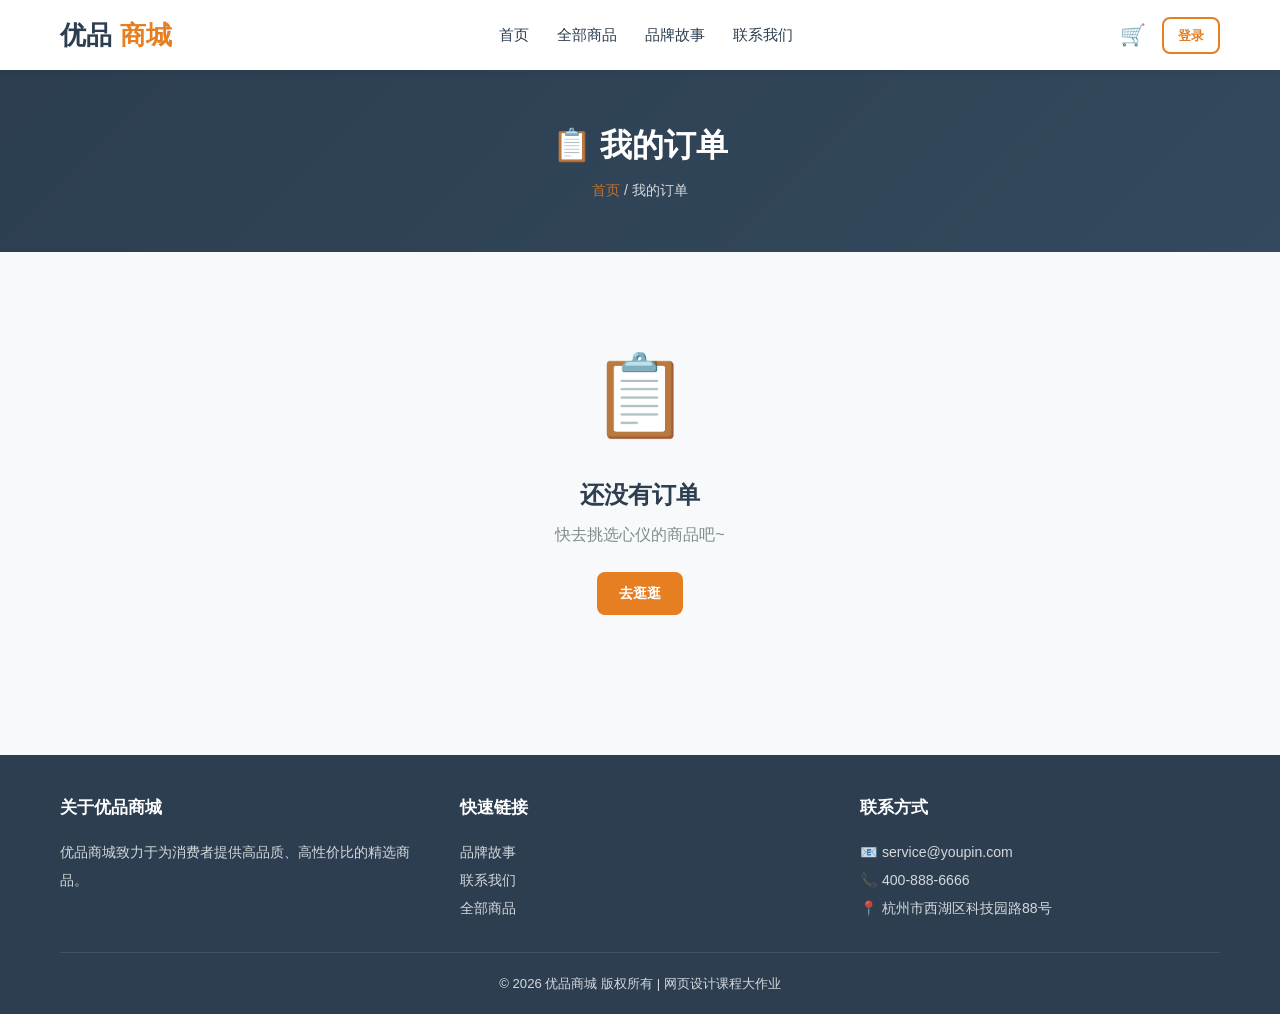
<file: orders.html>
<!DOCTYPE html>
<html lang="zh-CN">
<head>
  <meta charset="UTF-8">
  <meta name="viewport" content="width=device-width, initial-scale=1.0">
  <title>我的订单 - 优品商城</title>
  <link rel="stylesheet" href="css/style.css">
</head>
<body>

<header class="header">
  <div class="container">
    <a href="index.html" class="logo">优品<span>商城</span></a>
    <nav class="nav">
      <a href="index.html">首页</a>
      <a href="products.html">全部商品</a>
      <a href="about.html">品牌故事</a>
      <a href="contact.html">联系我们</a>
    </nav>
    <div class="header-actions">
      <a href="cart.html" class="cart-icon">🛒<span class="cart-badge" id="cartBadge" style="display:none">0</span></a>
      <a href="login.html" class="btn btn-outline btn-sm">登录</a>
    </div>
  </div>
</header>

<div class="page-header">
  <div class="container">
    <h1>📋 我的订单</h1>
    <div class="breadcrumb"><a href="index.html">首页</a> / 我的订单</div>
  </div>
</div>

<div class="container" style="margin-bottom:60px;">
  <div id="ordersContent"></div>
</div>

<footer class="footer">
  <div class="container">
    <div class="footer-grid">
      <div class="footer-col">
        <h4>关于优品商城</h4>
        <p>优品商城致力于为消费者提供高品质、高性价比的精选商品。</p>
      </div>
      <div class="footer-col">
        <h4>快速链接</h4>
        <ul>
          <li><a href="about.html">品牌故事</a></li>
          <li><a href="contact.html">联系我们</a></li>
          <li><a href="products.html">全部商品</a></li>
        </ul>
      </div>
      <div class="footer-col">
        <h4>联系方式</h4>
        <p>📧 service@youpin.com</p>
        <p>📞 400-888-6666</p>
        <p>📍 杭州市西湖区科技园路88号</p>
      </div>
    </div>
    <div class="footer-bottom">
      <p>&copy; 2026 优品商城 版权所有 | 网页设计课程大作业</p>
    </div>
  </div>
</footer>

<script src="js/data.js"></script>
<script src="js/main.js"></script>
<script>
  const statusMap = {
    pending: { text: '待发货', class: 'status-pending' },
    shipped: { text: '运输中', class: 'status-shipped' },
    delivered: { text: '已签收', class: 'status-delivered' }
  };

  function renderOrders() {
    const orders = JSON.parse(localStorage.getItem('ecommerce_orders') || '[]');
    const container = document.getElementById('ordersContent');

    if (orders.length === 0) {
      container.innerHTML = `
        <div class="cart-empty">
          <div class="icon">📋</div>
          <h2>还没有订单</h2>
          <p>快去挑选心仪的商品吧~</p>
          <a href="products.html" class="btn btn-primary">去逛逛</a>
        </div>`;
      return;
    }

    let html = '';
    orders.forEach((order, index) => {
      const status = statusMap[order.status] || statusMap.pending;
      const date = new Date(order.date).toLocaleString('zh-CN');

      let itemsHtml = order.items.map(item => {
        const product = products.find(p => p.id === item.id);
        if (!product) return '';
        return `<span style="display:inline-block;margin:4px 8px;background:var(--bg);padding:4px 12px;border-radius:4px;font-size:0.85rem;">
          ${product.emoji} ${product.name} x${item.quantity}
        </span>`;
      }).join('');

      // 随机状态展示（模拟订单流转）
      if (index === 0) order.status = 'shipped';
      if (index > 0 && index % 2 === 0) order.status = 'delivered';

      html += `
        <div class="order-card">
          <div class="order-header">
            <div>
              <span class="order-id">📦 ${order.id}</span>
              <span style="color:var(--text-light);font-size:0.82rem;margin-left:12px;">${date}</span>
            </div>
            <span class="order-status ${statusMap[order.status].class}">${statusMap[order.status].text}</span>
          </div>
          <div class="order-items">${itemsHtml}</div>
          <div class="order-total">合计：${formatPrice(order.total)}</div>
        </div>`;
    });

    container.innerHTML = html;
  }

  document.addEventListener('DOMContentLoaded', renderOrders);
</script>

</body>
</html>
</file>
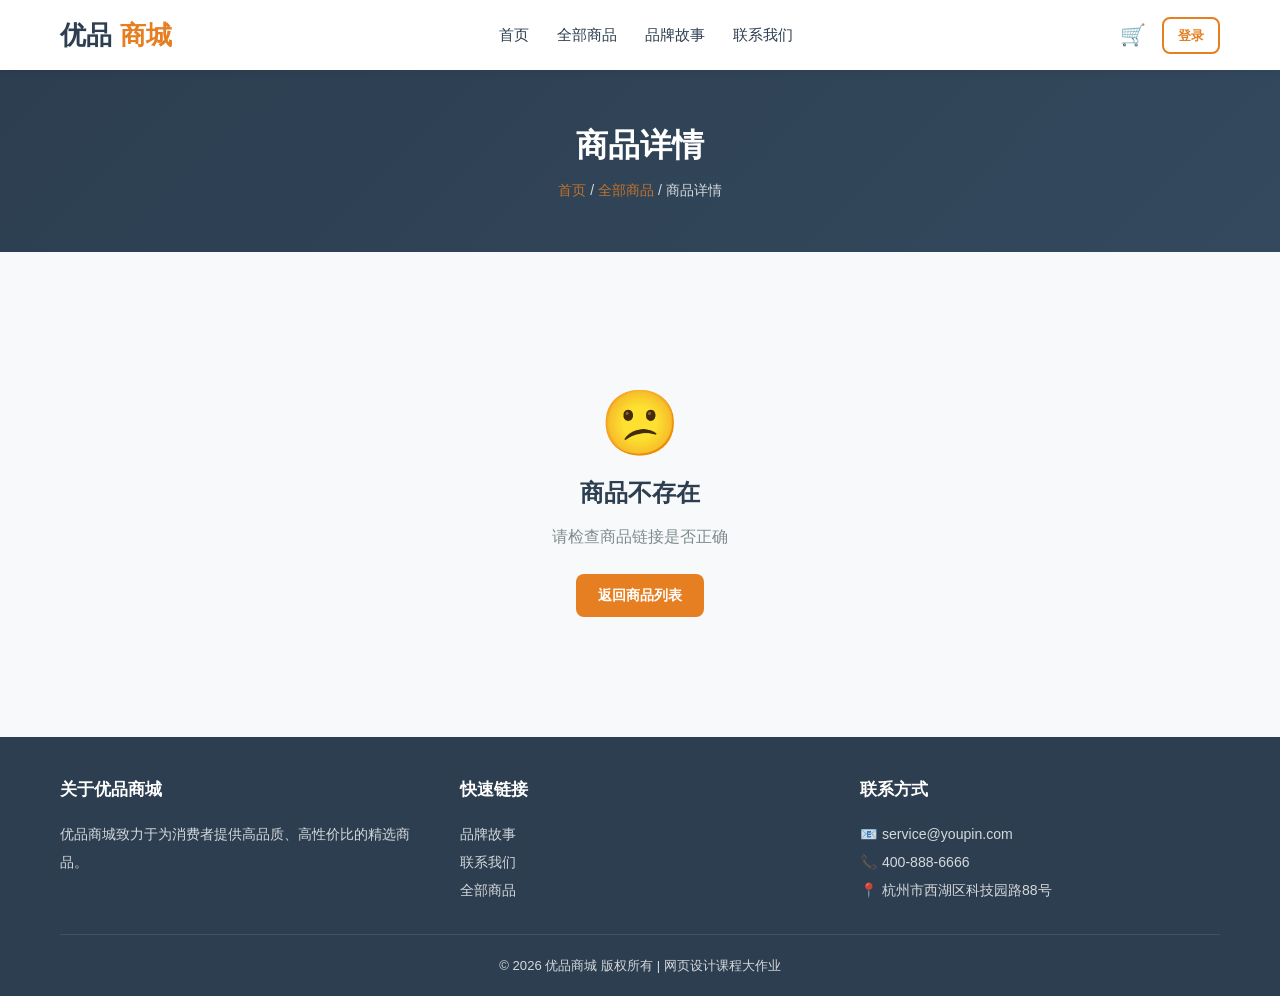
<file: product.html>
<!DOCTYPE html>
<html lang="zh-CN">
<head>
  <meta charset="UTF-8">
  <meta name="viewport" content="width=device-width, initial-scale=1.0">
  <title>商品详情 - 优品商城</title>
  <link rel="stylesheet" href="css/style.css">
</head>
<body>

<header class="header">
  <div class="container">
    <a href="index.html" class="logo">优品<span>商城</span></a>
    <nav class="nav">
      <a href="index.html">首页</a>
      <a href="products.html">全部商品</a>
      <a href="about.html">品牌故事</a>
      <a href="contact.html">联系我们</a>
    </nav>
    <div class="header-actions">
      <a href="cart.html" class="cart-icon">🛒<span class="cart-badge" id="cartBadge" style="display:none">0</span></a>
      <a href="login.html" class="btn btn-outline btn-sm">登录</a>
    </div>
  </div>
</header>

<div class="page-header">
  <div class="container">
    <h1 id="detailTitle">商品详情</h1>
    <div class="breadcrumb"><a href="index.html">首页</a> / <a href="products.html">全部商品</a> / <span id="detailBreadcrumb">商品详情</span></div>
  </div>
</div>

<div class="container">
  <div class="detail-grid" id="detailContent">
    <p style="text-align:center;padding:80px 0;color:var(--text-light);grid-column:1/-1;">加载中...</p>
  </div>
</div>

<footer class="footer">
  <div class="container">
    <div class="footer-grid">
      <div class="footer-col">
        <h4>关于优品商城</h4>
        <p>优品商城致力于为消费者提供高品质、高性价比的精选商品。</p>
      </div>
      <div class="footer-col">
        <h4>快速链接</h4>
        <ul>
          <li><a href="about.html">品牌故事</a></li>
          <li><a href="contact.html">联系我们</a></li>
          <li><a href="products.html">全部商品</a></li>
        </ul>
      </div>
      <div class="footer-col">
        <h4>联系方式</h4>
        <p>📧 service@youpin.com</p>
        <p>📞 400-888-6666</p>
        <p>📍 杭州市西湖区科技园路88号</p>
      </div>
    </div>
    <div class="footer-bottom">
      <p>&copy; 2026 优品商城 版权所有 | 网页设计课程大作业</p>
    </div>
  </div>
</footer>

<script src="js/data.js"></script>
<script src="js/main.js"></script>
<script>
  document.addEventListener('DOMContentLoaded', () => {
    const id = parseInt(getQueryParam('id'));
    const product = products.find(p => p.id === id);

    if (!product) {
      document.getElementById('detailContent').innerHTML = `
        <div style="grid-column:1/-1;text-align:center;padding:80px;">
          <p style="font-size:4rem;">😕</p>
          <h2>商品不存在</h2>
          <p style="color:var(--text-light);margin:12px 0 24px;">请检查商品链接是否正确</p>
          <a href="products.html" class="btn btn-primary">返回商品列表</a>
        </div>`;
      return;
    }

    document.getElementById('detailTitle').textContent = product.name;
    document.getElementById('detailBreadcrumb').textContent = product.name;

    document.getElementById('detailContent').innerHTML = `
      <div class="detail-img" style="background:${product.bg}">
        <span>${product.emoji}</span>
      </div>
      <div class="detail-info">
        ${product.badge ? `<span class="product-badge" style="position:static;display:inline-block;margin-bottom:8px;">${product.badge}</span>` : ''}
        <h1>${product.name}</h1>
        <p style="color:var(--text-light);margin-bottom:8px;">分类：${product.category}</p>
        <div class="price">${formatPrice(product.price)} <span style="font-size:0.9rem;color:var(--text-light);text-decoration:line-through;font-weight:400;">${formatPrice(product.originalPrice)}</span></div>
        <p class="desc">${product.desc}</p>
        <div class="quantity-selector">
          <span style="font-weight:600;">数量：</span>
          <button onclick="changeQty(-1)">−</button>
          <input type="number" id="quantity" value="1" min="1" max="99" onchange="validateQty()">
          <button onclick="changeQty(1)">+</button>
        </div>
        <button class="btn btn-primary" style="width:100%;padding:14px;font-size:1.05rem;" onclick="buyNow()">
          🛒 加入购物车
        </button>
      </div>
    `;

    window.changeQty = function(delta) {
      const input = document.getElementById('quantity');
      let val = parseInt(input.value) + delta;
      if (val < 1) val = 1;
      if (val > 99) val = 99;
      input.value = val;
    };

    window.validateQty = function() {
      const input = document.getElementById('quantity');
      let val = parseInt(input.value);
      if (isNaN(val) || val < 1) input.value = 1;
      if (val > 99) input.value = 99;
    };

    window.buyNow = function() {
      const qty = parseInt(document.getElementById('quantity').value);
      addToCart(product.id, qty);
    };
  });
</script>

</body>
</html>
</file>
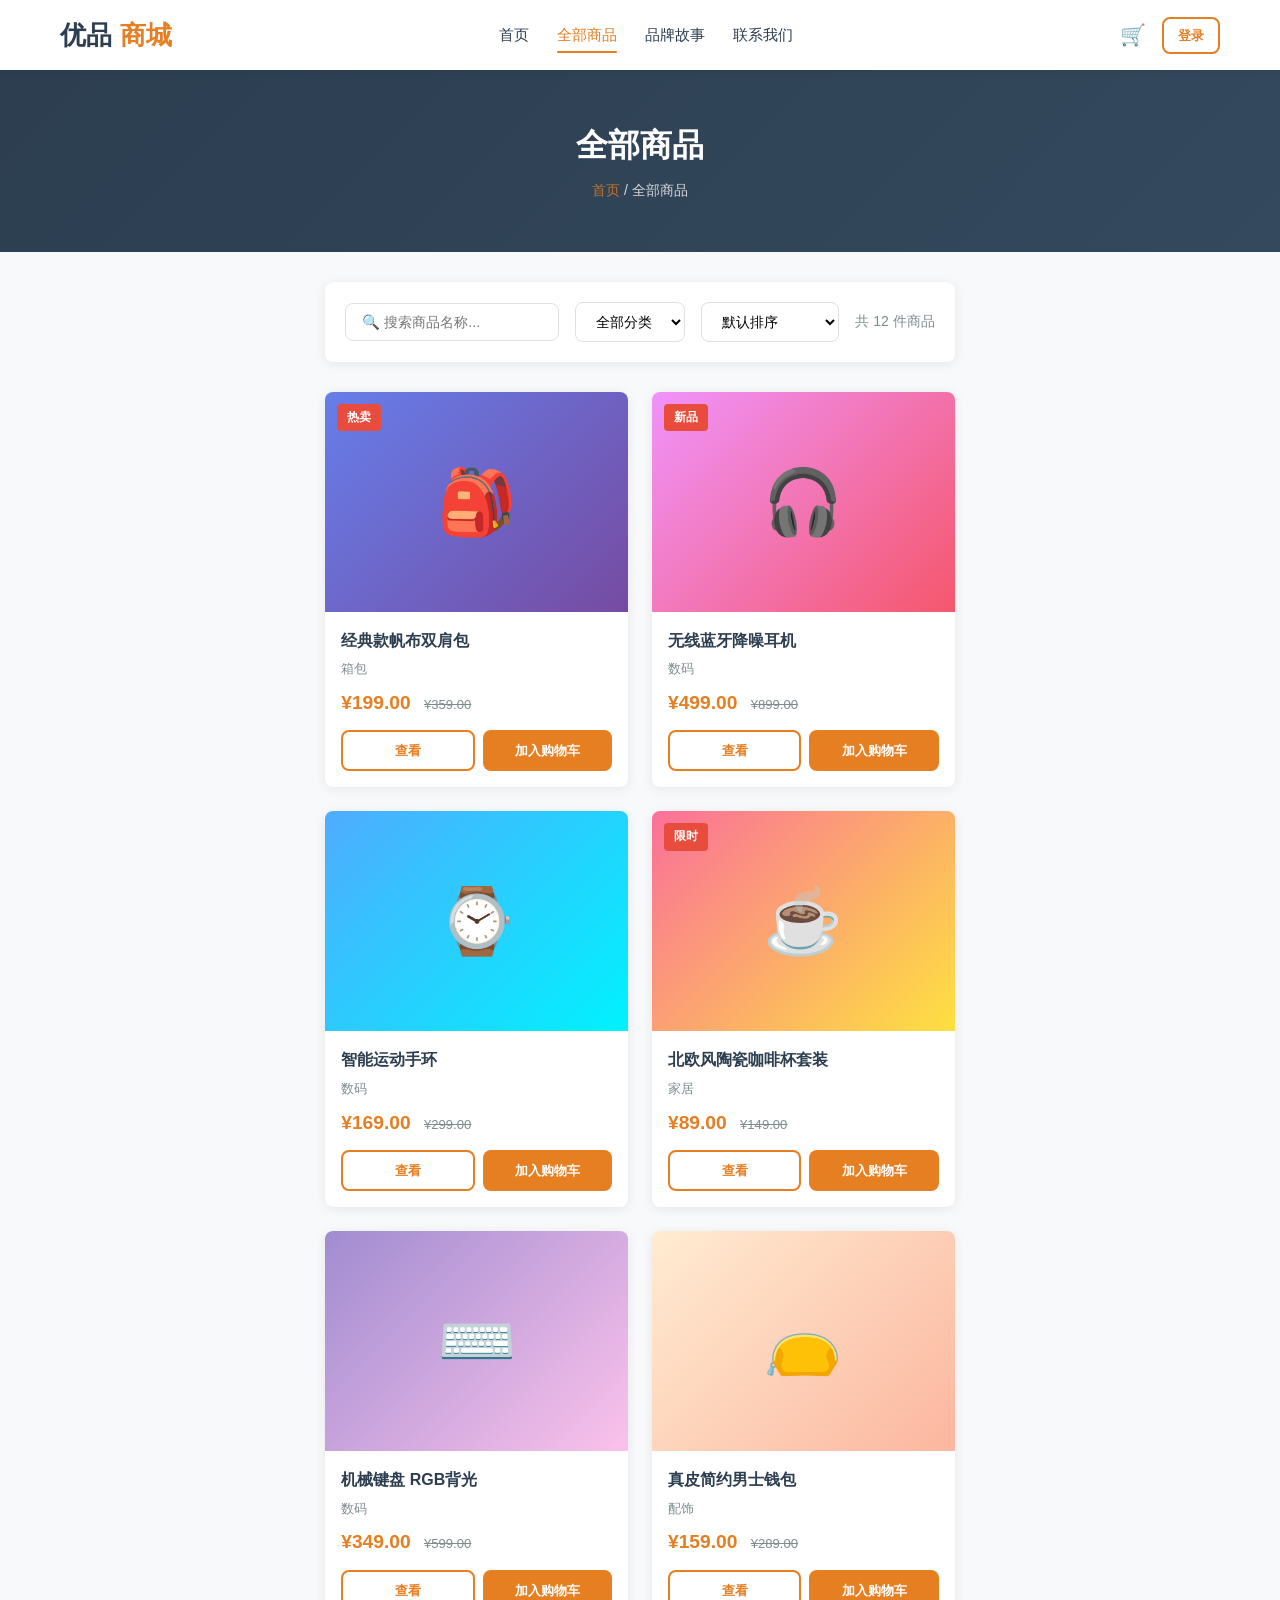
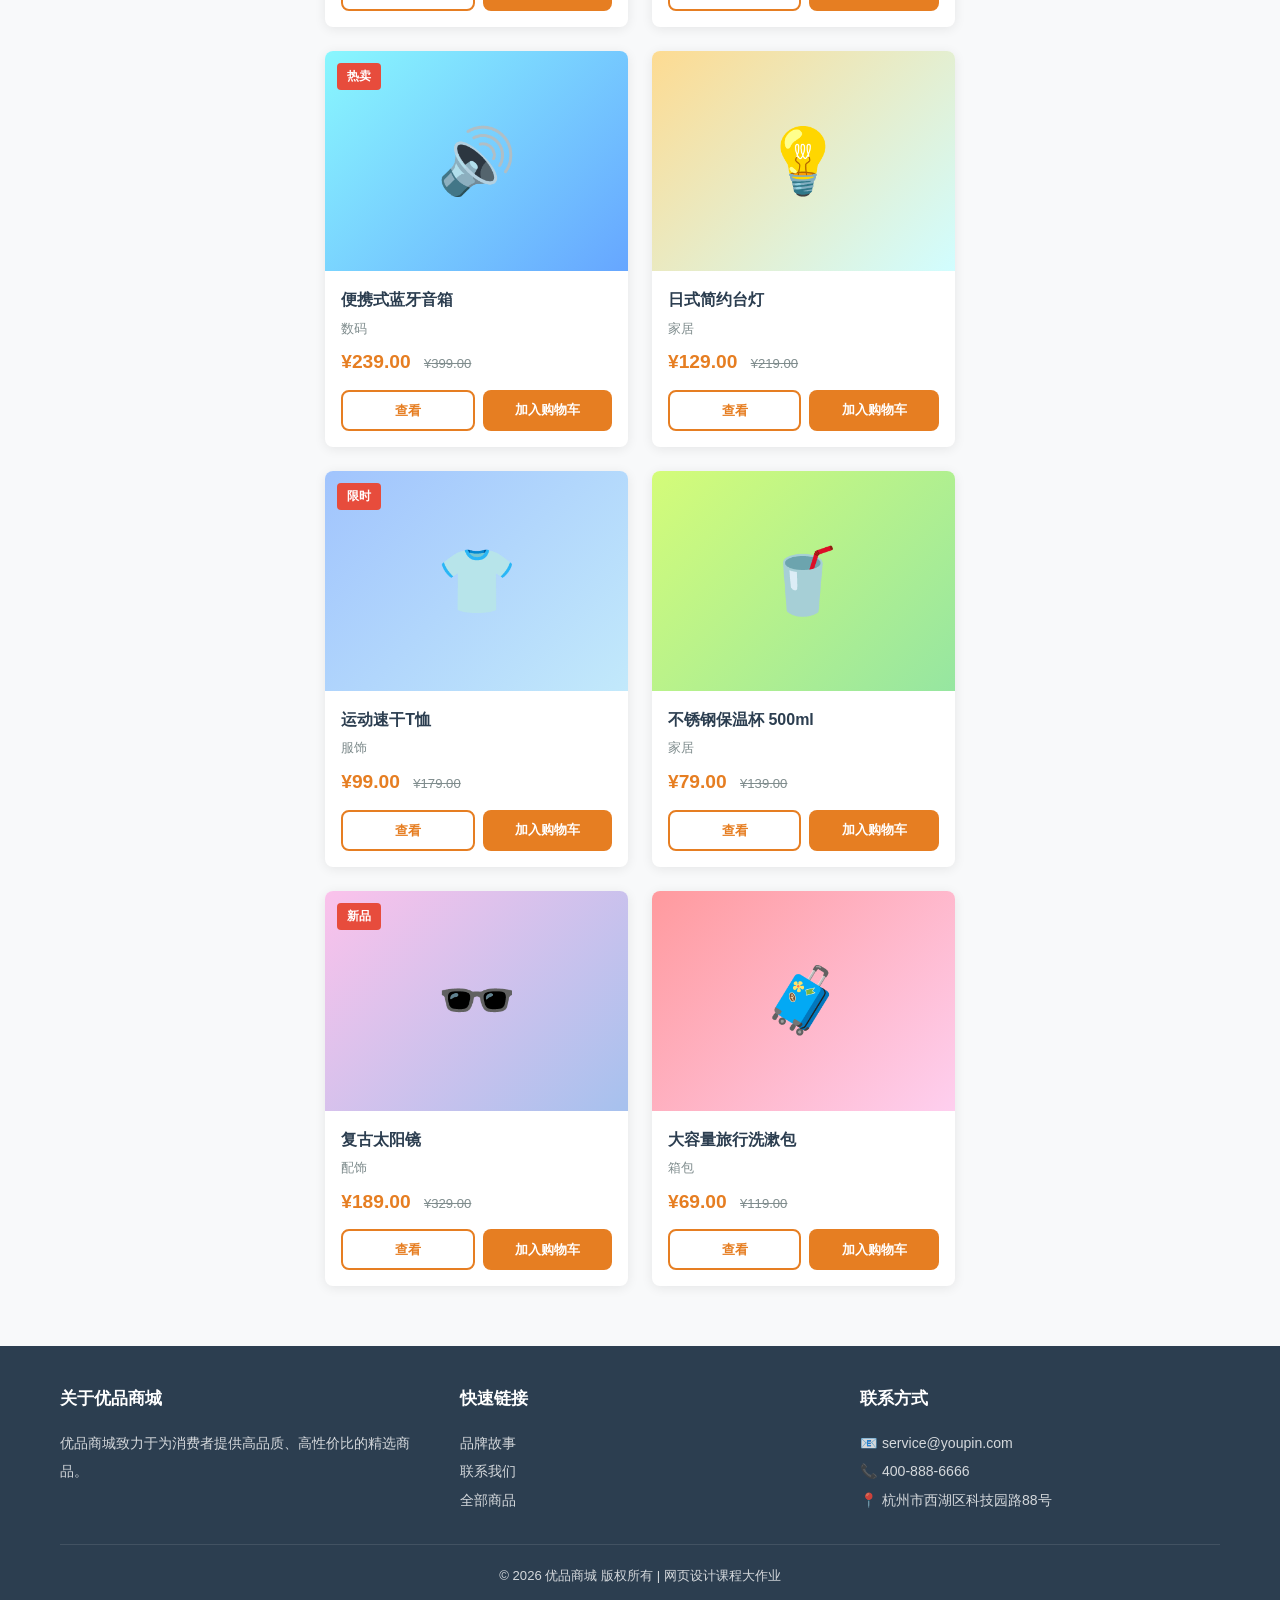
<file: products.html>
<!DOCTYPE html>
<html lang="zh-CN">
<head>
  <meta charset="UTF-8">
  <meta name="viewport" content="width=device-width, initial-scale=1.0">
  <title>全部商品 - 优品商城</title>
  <link rel="stylesheet" href="css/style.css">
</head>
<body>

<header class="header">
  <div class="container">
    <a href="index.html" class="logo">优品<span>商城</span></a>
    <nav class="nav">
      <a href="index.html">首页</a>
      <a href="products.html" class="active">全部商品</a>
      <a href="about.html">品牌故事</a>
      <a href="contact.html">联系我们</a>
    </nav>
    <div class="header-actions">
      <a href="cart.html" class="cart-icon">🛒<span class="cart-badge" id="cartBadge" style="display:none">0</span></a>
      <a href="login.html" class="btn btn-outline btn-sm">登录</a>
    </div>
  </div>
</header>

<div class="page-header">
  <div class="container">
    <h1>全部商品</h1>
    <div class="breadcrumb"><a href="index.html">首页</a> / 全部商品</div>
  </div>
</div>

<div class="container">
  <!-- 筛选栏 -->
  <div class="filter-bar">
    <input type="text" id="searchInput" placeholder="🔍 搜索商品名称...">
    <select id="categoryFilter">
      <option value="">全部分类</option>
      <option value="数码">数码电子</option>
      <option value="家居">家居生活</option>
      <option value="服饰">服饰配饰</option>
      <option value="箱包">箱包出行</option>
    </select>
    <select id="sortSelect">
      <option value="default">默认排序</option>
      <option value="price-asc">价格从低到高</option>
      <option value="price-desc">价格从高到低</option>
    </select>
    <span id="resultCount" style="color:var(--text-light);font-size:0.88rem;white-space:nowrap;"></span>
  </div>

  <!-- 商品列表 -->
  <div class="product-grid" id="productList" style="margin-bottom:60px;"></div>
</div>

<footer class="footer">
  <div class="container">
    <div class="footer-grid">
      <div class="footer-col">
        <h4>关于优品商城</h4>
        <p>优品商城致力于为消费者提供高品质、高性价比的精选商品。</p>
      </div>
      <div class="footer-col">
        <h4>快速链接</h4>
        <ul>
          <li><a href="about.html">品牌故事</a></li>
          <li><a href="contact.html">联系我们</a></li>
          <li><a href="products.html">全部商品</a></li>
        </ul>
      </div>
      <div class="footer-col">
        <h4>联系方式</h4>
        <p>📧 service@youpin.com</p>
        <p>📞 400-888-6666</p>
        <p>📍 杭州市西湖区科技园路88号</p>
      </div>
    </div>
    <div class="footer-bottom">
      <p>&copy; 2026 优品商城 版权所有 | 网页设计课程大作业</p>
    </div>
  </div>
</footer>

<script src="js/data.js"></script>
<script src="js/main.js"></script>
<script>
  document.addEventListener('DOMContentLoaded', () => {
    const searchInput = document.getElementById('searchInput');
    const categoryFilter = document.getElementById('categoryFilter');
    const sortSelect = document.getElementById('sortSelect');
    const productList = document.getElementById('productList');
    const resultCount = document.getElementById('resultCount');

    // 读取URL参数设置初始筛选
    const urlCategory = getQueryParam('category');
    if (urlCategory) categoryFilter.value = urlCategory;

    function renderProducts() {
      let filtered = [...products];

      // 搜索过滤
      const searchTerm = searchInput.value.toLowerCase().trim();
      if (searchTerm) {
        filtered = filtered.filter(p =>
          p.name.toLowerCase().includes(searchTerm) ||
          p.category.toLowerCase().includes(searchTerm)
        );
      }

      // 分类过滤
      const category = categoryFilter.value;
      if (category) {
        filtered = filtered.filter(p => p.category === category);
      }

      // 排序
      const sort = sortSelect.value;
      if (sort === 'price-asc') filtered.sort((a, b) => a.price - b.price);
      else if (sort === 'price-desc') filtered.sort((a, b) => b.price - a.price);

      resultCount.textContent = `共 ${filtered.length} 件商品`;
      productList.innerHTML = filtered.length > 0
        ? filtered.map(createProductCard).join('')
        : '<div style="grid-column:1/-1;text-align:center;padding:60px;color:var(--text-light);"><p style="font-size:3rem;margin-bottom:12px;">📭</p><p>没有找到匹配的商品</p></div>';
    }

    searchInput.addEventListener('input', renderProducts);
    categoryFilter.addEventListener('change', renderProducts);
    sortSelect.addEventListener('change', renderProducts);

    renderProducts();
  });
</script>

</body>
</html>
</file>
<file: css/style.css>
/* ========== CSS Variables & Reset ========== */
:root {
  --primary: #2c3e50;
  --primary-light: #34495e;
  --accent: #e67e22;
  --accent-hover: #d35400;
  --bg: #f8f9fa;
  --white: #ffffff;
  --text: #2c3e50;
  --text-light: #7f8c8d;
  --border: #e0e0e0;
  --shadow: 0 2px 12px rgba(0,0,0,0.08);
  --shadow-hover: 0 4px 20px rgba(0,0,0,0.15);
  --radius: 8px;
  --transition: 0.3s ease;
  --success: #27ae60;
  --danger: #e74c3c;
  --warning: #f39c12;
}

* { margin: 0; padding: 0; box-sizing: border-box; }

body {
  font-family: 'Segoe UI', 'PingFang SC', 'Microsoft YaHei', sans-serif;
  background: var(--bg);
  color: var(--text);
  line-height: 1.6;
  min-height: 100vh;
  display: flex;
  flex-direction: column;
}

a { text-decoration: none; color: inherit; }
ul { list-style: none; }
img { max-width: 100%; display: block; }
button { cursor: pointer; border: none; outline: none; font-family: inherit; }
input, textarea, select { font-family: inherit; outline: none; }

.container { max-width: 1200px; margin: 0 auto; padding: 0 20px; }

/* ========== Header ========== */
.header {
  background: var(--white);
  box-shadow: 0 2px 8px rgba(0,0,0,0.06);
  position: sticky;
  top: 0;
  z-index: 1000;
}

.header .container {
  display: flex;
  align-items: center;
  justify-content: space-between;
  height: 70px;
}

.logo {
  font-size: 1.6rem;
  font-weight: 700;
  color: var(--primary);
  display: flex;
  align-items: center;
  gap: 8px;
}

.logo span { color: var(--accent); }

.nav { display: flex; gap: 28px; }

.nav a {
  font-size: 0.95rem;
  font-weight: 500;
  color: var(--text);
  transition: color var(--transition);
  position: relative;
}

.nav a:hover, .nav a.active { color: var(--accent); }

.nav a.active::after {
  content: '';
  position: absolute;
  bottom: -6px;
  left: 0;
  width: 100%;
  height: 2px;
  background: var(--accent);
  border-radius: 1px;
}

.header-actions {
  display: flex;
  align-items: center;
  gap: 16px;
}

.cart-icon {
  position: relative;
  font-size: 1.3rem;
  color: var(--text);
  transition: color var(--transition);
}

.cart-icon:hover { color: var(--accent); }

.cart-badge {
  position: absolute;
  top: -8px;
  right: -10px;
  background: var(--accent);
  color: white;
  font-size: 0.7rem;
  width: 18px;
  height: 18px;
  border-radius: 50%;
  display: flex;
  align-items: center;
  justify-content: center;
  font-weight: 600;
}

.btn {
  display: inline-flex;
  align-items: center;
  justify-content: center;
  gap: 6px;
  padding: 10px 22px;
  border-radius: var(--radius);
  font-size: 0.9rem;
  font-weight: 600;
  transition: all var(--transition);
}

.btn-primary { background: var(--accent); color: white; }
.btn-primary:hover { background: var(--accent-hover); transform: translateY(-1px); }

.btn-outline {
  background: transparent;
  border: 2px solid var(--accent);
  color: var(--accent);
}
.btn-outline:hover { background: var(--accent); color: white; }

.btn-sm { padding: 6px 14px; font-size: 0.82rem; }
.btn-danger { background: var(--danger); color: white; }
.btn-danger:hover { background: #c0392b; }

/* ========== Footer ========== */
.footer {
  background: var(--primary);
  color: rgba(255,255,255,0.8);
  padding: 40px 0 20px;
  margin-top: auto;
}

.footer-grid {
  display: grid;
  grid-template-columns: repeat(3, 1fr);
  gap: 40px;
  margin-bottom: 30px;
}

.footer-col h4 {
  color: white;
  font-size: 1.05rem;
  margin-bottom: 16px;
}

.footer-col p, .footer-col li {
  font-size: 0.88rem;
  line-height: 2;
}

.footer-bottom {
  text-align: center;
  padding-top: 20px;
  border-top: 1px solid rgba(255,255,255,0.1);
  font-size: 0.82rem;
}

/* ========== Hero Banner ========== */
.hero {
  background: linear-gradient(135deg, var(--primary) 0%, var(--primary-light) 100%);
  color: white;
  padding: 80px 0;
  position: relative;
  overflow: hidden;
}

.hero::before {
  content: '';
  position: absolute;
  top: -50%;
  right: -20%;
  width: 600px;
  height: 600px;
  background: rgba(255,255,255,0.03);
  border-radius: 50%;
}

.hero .container {
  position: relative;
  z-index: 1;
}

.hero h1 {
  font-size: 2.8rem;
  font-weight: 800;
  margin-bottom: 16px;
  line-height: 1.2;
}

.hero p {
  font-size: 1.15rem;
  opacity: 0.9;
  margin-bottom: 32px;
  max-width: 500px;
}

.hero .btn-primary {
  font-size: 1.05rem;
  padding: 14px 36px;
}

/* ========== Section Title ========== */
.section-title {
  text-align: center;
  margin: 60px 0 36px;
}

.section-title h2 {
  font-size: 1.8rem;
  font-weight: 700;
  color: var(--primary);
  margin-bottom: 8px;
}

.section-title p {
  color: var(--text-light);
  font-size: 0.95rem;
}

/* ========== Product Card ========== */
.product-grid {
  display: grid;
  grid-template-columns: repeat(auto-fill, minmax(260px, 1fr));
  gap: 24px;
}

.product-card {
  background: var(--white);
  border-radius: var(--radius);
  overflow: hidden;
  box-shadow: var(--shadow);
  transition: all var(--transition);
  position: relative;
}

.product-card:hover {
  transform: translateY(-4px);
  box-shadow: var(--shadow-hover);
}

.product-img {
  height: 220px;
  display: flex;
  align-items: center;
  justify-content: center;
  font-size: 4rem;
  position: relative;
  overflow: hidden;
}

.product-badge {
  position: absolute;
  top: 12px;
  left: 12px;
  background: var(--danger);
  color: white;
  padding: 4px 10px;
  border-radius: 4px;
  font-size: 0.75rem;
  font-weight: 600;
}

.product-info {
  padding: 16px;
}

.product-info h3 {
  font-size: 1rem;
  font-weight: 600;
  margin-bottom: 6px;
  white-space: nowrap;
  overflow: hidden;
  text-overflow: ellipsis;
}

.product-category {
  font-size: 0.8rem;
  color: var(--text-light);
  margin-bottom: 8px;
}

.product-price {
  font-size: 1.2rem;
  font-weight: 700;
  color: var(--accent);
}

.product-price .original {
  font-size: 0.82rem;
  color: var(--text-light);
  text-decoration: line-through;
  margin-left: 8px;
  font-weight: 400;
}

.product-actions {
  display: flex;
  gap: 8px;
  margin-top: 12px;
}

.product-actions .btn {
  flex: 1;
  text-align: center;
  font-size: 0.82rem;
  padding: 8px;
}

/* ========== Page Header ========== */
.page-header {
  background: linear-gradient(135deg, var(--primary) 0%, var(--primary-light) 100%);
  color: white;
  padding: 50px 0;
  text-align: center;
}

.page-header h1 {
  font-size: 2rem;
  font-weight: 700;
  margin-bottom: 8px;
}

.page-header .breadcrumb {
  font-size: 0.88rem;
  opacity: 0.8;
}

.page-header .breadcrumb a { color: var(--accent); }

/* ========== Filter Bar ========== */
.filter-bar {
  background: var(--white);
  padding: 20px;
  border-radius: var(--radius);
  box-shadow: var(--shadow);
  margin: 30px 0;
  display: flex;
  flex-wrap: wrap;
  gap: 16px;
  align-items: center;
}

.filter-bar input[type="text"] {
  flex: 1;
  min-width: 200px;
  padding: 10px 16px;
  border: 1px solid var(--border);
  border-radius: var(--radius);
  font-size: 0.9rem;
}

.filter-bar select {
  padding: 10px 16px;
  border: 1px solid var(--border);
  border-radius: var(--radius);
  font-size: 0.9rem;
  background: white;
}

/* ========== Detail Page ========== */
.detail-grid {
  display: grid;
  grid-template-columns: 1fr 1fr;
  gap: 48px;
  margin: 40px 0;
}

.detail-img {
  background: var(--white);
  border-radius: var(--radius);
  height: 420px;
  display: flex;
  align-items: center;
  justify-content: center;
  font-size: 8rem;
  box-shadow: var(--shadow);
}

.detail-info h1 {
  font-size: 1.8rem;
  margin-bottom: 12px;
}

.detail-info .price {
  font-size: 2rem;
  font-weight: 700;
  color: var(--accent);
  margin-bottom: 20px;
}

.detail-info .desc {
  color: var(--text-light);
  line-height: 1.8;
  margin-bottom: 24px;
}

.quantity-selector {
  display: flex;
  align-items: center;
  gap: 12px;
  margin-bottom: 24px;
}

.quantity-selector button {
  width: 36px;
  height: 36px;
  border-radius: var(--radius);
  border: 1px solid var(--border);
  background: white;
  font-size: 1.1rem;
  font-weight: 600;
  display: flex;
  align-items: center;
  justify-content: center;
  transition: all var(--transition);
}

.quantity-selector button:hover { border-color: var(--accent); color: var(--accent); }

.quantity-selector input {
  width: 60px;
  text-align: center;
  padding: 8px;
  border: 1px solid var(--border);
  border-radius: var(--radius);
  font-size: 1rem;
}

/* ========== Cart Page ========== */
.cart-table {
  width: 100%;
  background: var(--white);
  border-radius: var(--radius);
  box-shadow: var(--shadow);
  overflow: hidden;
  margin: 30px 0;
}

.cart-table th, .cart-table td {
  padding: 16px;
  text-align: center;
  border-bottom: 1px solid var(--border);
}

.cart-table th {
  background: var(--bg);
  font-weight: 600;
  font-size: 0.9rem;
  color: var(--text-light);
}

.cart-table td { font-size: 0.9rem; }

.cart-empty {
  text-align: center;
  padding: 80px 0;
}

.cart-empty .icon {
  font-size: 5rem;
  margin-bottom: 16px;
}

.cart-empty h2 {
  font-size: 1.5rem;
  margin-bottom: 8px;
}

.cart-empty p { color: var(--text-light); margin-bottom: 24px; }

.cart-summary {
  background: var(--white);
  border-radius: var(--radius);
  box-shadow: var(--shadow);
  padding: 24px;
  display: flex;
  justify-content: space-between;
  align-items: center;
  flex-wrap: wrap;
  gap: 16px;
}

.cart-summary .total {
  font-size: 1.4rem;
  font-weight: 700;
}

.cart-summary .total span { color: var(--accent); }

/* ========== Auth Pages ========== */
.auth-container {
  max-width: 440px;
  margin: 60px auto;
  background: var(--white);
  padding: 40px;
  border-radius: var(--radius);
  box-shadow: var(--shadow);
}

.auth-container h2 {
  text-align: center;
  font-size: 1.6rem;
  margin-bottom: 8px;
}

.auth-container .subtitle {
  text-align: center;
  color: var(--text-light);
  margin-bottom: 30px;
  font-size: 0.9rem;
}

.form-group {
  margin-bottom: 18px;
}

.form-group label {
  display: block;
  font-size: 0.88rem;
  font-weight: 600;
  margin-bottom: 6px;
  color: var(--text);
}

.form-group input, .form-group textarea {
  width: 100%;
  padding: 11px 14px;
  border: 1px solid var(--border);
  border-radius: var(--radius);
  font-size: 0.9rem;
  transition: border-color var(--transition);
}

.form-group input:focus, .form-group textarea:focus {
  border-color: var(--accent);
}

.form-group .error-msg {
  color: var(--danger);
  font-size: 0.78rem;
  margin-top: 4px;
  display: none;
}

.form-group.error input { border-color: var(--danger); }
.form-group.error .error-msg { display: block; }

.auth-container .btn { width: 100%; padding: 12px; font-size: 1rem; }

.auth-container .switch {
  text-align: center;
  margin-top: 20px;
  font-size: 0.88rem;
  color: var(--text-light);
}

.auth-container .switch a { color: var(--accent); font-weight: 600; }

/* ========== Orders Page ========== */
.order-card {
  background: var(--white);
  border-radius: var(--radius);
  box-shadow: var(--shadow);
  padding: 20px;
  margin-bottom: 16px;
}

.order-header {
  display: flex;
  justify-content: space-between;
  align-items: center;
  margin-bottom: 14px;
  padding-bottom: 14px;
  border-bottom: 1px solid var(--border);
}

.order-id { font-weight: 600; }

.order-status {
  padding: 4px 12px;
  border-radius: 20px;
  font-size: 0.8rem;
  font-weight: 600;
}

.status-shipped { background: #e8f5e9; color: #2e7d32; }
.status-pending { background: #fff3e0; color: #e65100; }
.status-delivered { background: #e3f2fd; color: #1565c0; }

.order-items { margin-bottom: 14px; }

.order-total {
  text-align: right;
  font-weight: 700;
  font-size: 1.1rem;
}

/* ========== About / Contact ========== */
.about-section {
  background: var(--white);
  border-radius: var(--radius);
  box-shadow: var(--shadow);
  padding: 40px;
  margin: 30px 0;
}

.about-section h2 {
  font-size: 1.5rem;
  margin-bottom: 20px;
  color: var(--primary);
}

.about-section p {
  line-height: 1.9;
  color: var(--text-light);
  margin-bottom: 16px;
}

.about-values {
  display: grid;
  grid-template-columns: repeat(3, 1fr);
  gap: 24px;
  margin-top: 30px;
}

.value-card {
  text-align: center;
  padding: 28px 16px;
  border-radius: var(--radius);
  background: var(--bg);
  transition: all var(--transition);
}

.value-card:hover { transform: translateY(-2px); box-shadow: var(--shadow); }

.value-card .icon {
  font-size: 2.5rem;
  margin-bottom: 12px;
}

.value-card h4 { margin-bottom: 8px; }
.value-card p { font-size: 0.88rem; }

.contact-grid {
  display: grid;
  grid-template-columns: 1fr 1fr;
  gap: 40px;
}

.contact-info p {
  display: flex;
  align-items: center;
  gap: 10px;
  margin-bottom: 16px;
  font-size: 0.95rem;
}

/* ========== Toast ========== */
.toast {
  position: fixed;
  top: 20px;
  right: 20px;
  background: var(--success);
  color: white;
  padding: 14px 24px;
  border-radius: var(--radius);
  font-weight: 600;
  font-size: 0.9rem;
  z-index: 9999;
  opacity: 0;
  transform: translateX(100%);
  transition: all 0.4s ease;
  box-shadow: 0 4px 16px rgba(0,0,0,0.2);
}

.toast.show { opacity: 1; transform: translateX(0); }

/* ========== Responsive ========== */
@media (max-width: 768px) {
  .header .container { flex-wrap: wrap; height: auto; padding: 12px 20px; }
  .nav { gap: 14px; flex-wrap: wrap; justify-content: center; }
  .hero h1 { font-size: 2rem; }
  .detail-grid { grid-template-columns: 1fr; }
  .footer-grid { grid-template-columns: 1fr; }
  .about-values { grid-template-columns: 1fr; }
  .contact-grid { grid-template-columns: 1fr; }
  .cart-table { font-size: 0.8rem; }
  .filter-bar { flex-direction: column; }
}
</file>
